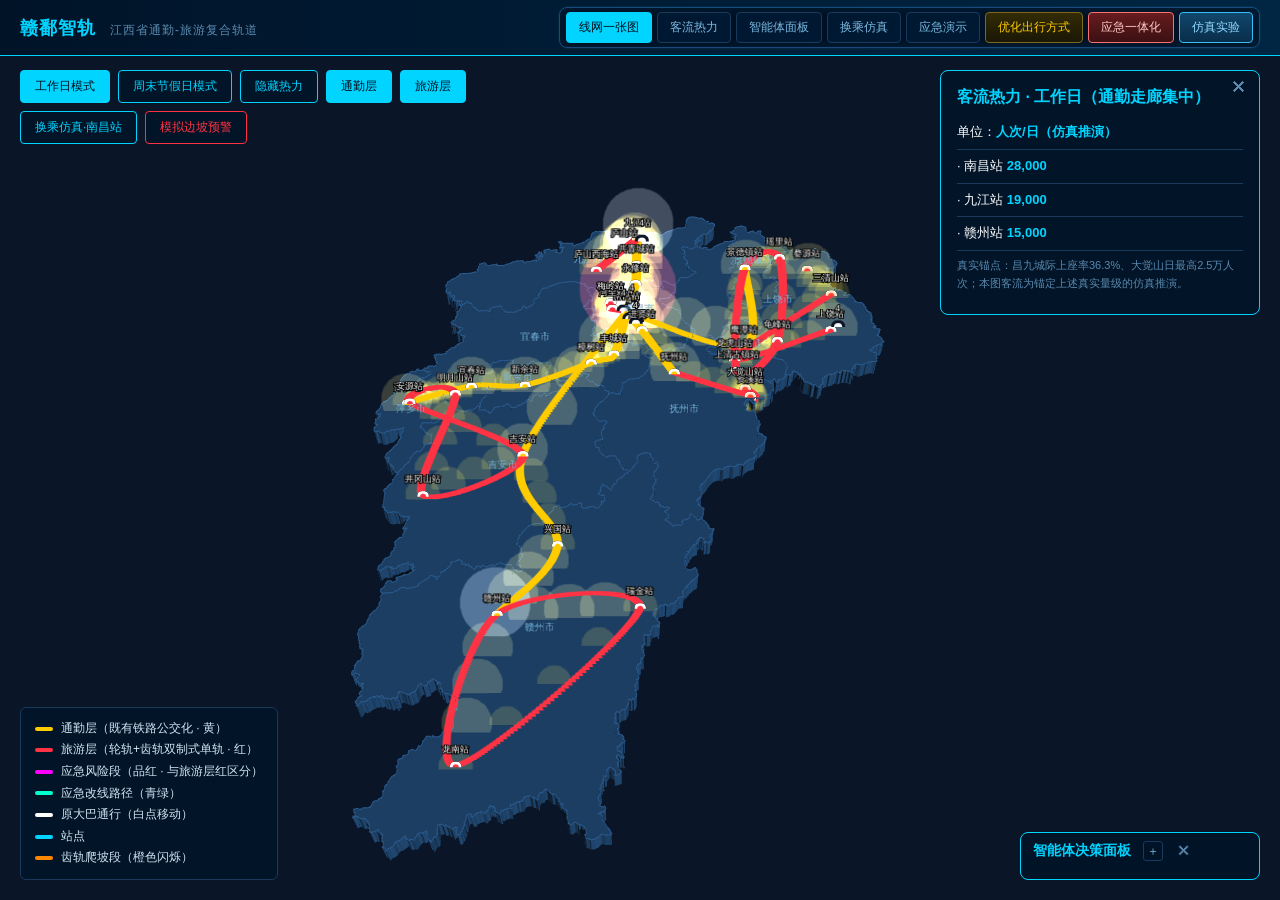
<file: index.html>
<!DOCTYPE html>
<html lang="zh-CN">
<head>
<meta charset="UTF-8">
<meta name="viewport" content="width=device-width, initial-scale=1.0">
<title>赣鄱智轨</title>
<!-- ECharts + ECharts-GL（免费CDN，无需任何API Key） -->
<!-- ★ 依赖本地化：本地优先，CDN 兜底 ★
     把 ECharts / ECharts-GL 放进 lib/ 后，本页不再依赖外网 CDN ——
     断网、纯内网、CDN 被墙等情况下依然能完整渲染，
     满足"任何网络环境都能打开"的要求。
     若本地文件缺失，onerror 会自动回退到 jsDelivr。 -->
<script src="lib/echarts.min.js"
        onerror="this.onerror=null;(function(){var s=document.createElement('script');s.src='https://cdn.jsdelivr.net/npm/echarts@5/dist/echarts.min.js';document.head.appendChild(s);})();"></script>
<script src="lib/echarts-gl.min.js"
        onerror="this.onerror=null;(function(){var s=document.createElement('script');s.src='https://cdn.jsdelivr.net/npm/echarts-gl@2/dist/echarts-gl.min.js';document.head.appendChild(s);})();"></script>
<!-- ★ L3 智能体决策面板（数据驱动，消费 data/agent_decision.json）★
     为什么单独成一个文件：index.html（零AK版）与 bmap.html（百度版）
     共用同一套决策渲染逻辑，避免两处硬编码各自漂移。 -->
<script src="js/agent-decision.js?v=20260926"
        onerror="this.onerror=null;console.warn('[赣鄱智轨] js/agent-decision.js 未加载，智能体面板将回落为规则原型');"></script>
<style>
* { margin:0; padding:0; box-sizing:border-box; }
html,body { width:100%; height:100%; overflow:hidden; background:#0a1628;
  font-family:'Microsoft YaHei','PingFang SC',sans-serif; color:#d0e6f5; }
#map { position:absolute; top:0; left:0; width:100vw; height:100vh; }
#topbar { position:absolute; top:0; left:0; right:0; height:56px; z-index:10;
  background:linear-gradient(90deg,rgba(0,20,40,.92),rgba(0,40,70,.92));
  border-bottom:1px solid #00d4ff; display:flex; align-items:center; padding:0 20px; gap:24px; }
#topbar .brand { font-size:18px; font-weight:bold; color:#00d4ff; letter-spacing:1px; }
#topbar .brand small { color:#5a8ab0; font-weight:normal; font-size:12px; margin-left:8px; }
/* 6 个模块统一放在一个容器框内 */
#module-nav { display:flex; gap:5px; margin-left:auto;
  padding:4px 6px; border:1px solid #1a4a7c; border-radius:8px;
  background:rgba(0,12,28,.72);
  box-shadow:inset 0 0 14px rgba(0,212,255,.09), 0 0 0 1px rgba(0,212,255,.06); }
#module-nav button { background:rgba(0,30,60,.6); border:1px solid #1a3a5c; color:#7ab8e0;
  padding:6px 12px; border-radius:4px; cursor:pointer; font-size:12px; font-family:inherit; transition:all .15s; }
#module-nav button:hover { border-color:#00d4ff; color:#00d4ff; }
#module-nav button.active { background:#00d4ff; color:#001020; border-color:#00d4ff; }
/* —— 优化出行方式：按钮 + 面板 —— */
#module-nav button.opt-mod { color:#ffcc00; border-color:#7c6a1a;
  background:linear-gradient(180deg,rgba(60,48,0,.85),rgba(30,24,0,.85)); }
#module-nav button.opt-mod:hover { border-color:#ffcc00; color:#ffdd55; }
#module-nav button.opt-mod.active { background:#ffcc00; color:#1a1200; border-color:#ffcc00;
  box-shadow:0 0 12px rgba(255,204,0,.55); font-weight:bold; }
#optimize-panel { position:absolute; top:118px; right:20px; z-index:12; width:310px;
  background:rgba(0,20,40,.95); border:1px solid #ffcc00; border-radius:8px;
  padding:14px 16px; color:#d0e6f5; display:none;
  box-shadow:0 0 20px rgba(255,204,0,.18); }
#optimize-panel .op-head { display:flex; align-items:center; margin-bottom:6px; }
#optimize-panel .op-title { color:#ffcc00; font-size:15px; font-weight:bold; letter-spacing:.5px; }
#optimize-panel .op-close { margin-left:auto; cursor:pointer; color:#5a8ab0; font-size:14px; }
#optimize-panel .op-close:hover { color:#ffcc00; }
#optimize-panel .op-sub { font-size:11px; color:#5a8ab0; line-height:1.6; margin-bottom:10px; }
#optimize-panel .op-btn { width:100%; background:rgba(0,30,60,.9); border:1px solid #ffcc00;
  color:#ffcc00; border-radius:4px; padding:8px 0; font-size:12px; font-family:inherit;
  cursor:pointer; transition:all .15s; }
#optimize-panel .op-btn:hover { filter:brightness(1.2); }
#optimize-panel .op-btn.active { background:#ffcc00; color:#1a1200; font-weight:bold; }
#optimize-panel .op-list { margin-top:10px; font-size:11px; line-height:1.9; color:#a0c8e0; }
#optimize-panel .op-list i { display:inline-block; width:8px; height:8px; border-radius:50%;
  background:#ffffff; margin-right:6px; vertical-align:middle; }
#optimize-panel .op-note { margin-top:10px; padding-top:8px; border-top:1px solid #1a3a5c;
  font-size:10px; color:#5a8ab0; line-height:1.6; }
/* 第 7 个模块：双线对比（白系高亮，便于在导航栏一眼找到） */
#module-nav button.cmp-mod { color:#ffffff; border-color:#4a6a8c;
  background:linear-gradient(180deg,rgba(0,52,92,.85),rgba(0,28,56,.85)); }
#module-nav button.cmp-mod:hover { border-color:#ffffff; color:#ffffff; }
#module-nav button.cmp-mod.active { background:#ffffff; color:#001018; border-color:#ffffff;
  box-shadow:0 0 12px rgba(255,255,255,.55); font-weight:bold; }
.toolbar { position:absolute; top:70px; left:20px; z-index:9; display:flex; gap:8px; flex-wrap:wrap; max-width:520px; }
.toolbar button { background:rgba(0,20,40,.9); border:1px solid #00d4ff; color:#00d4ff;
  padding:7px 14px; border-radius:4px; cursor:pointer; font-size:12px; font-family:inherit; }
.toolbar button:hover { background:rgba(0,60,100,.9); }
.toolbar button.active { background:#00d4ff; color:#001020; }
.toolbar button.danger { border-color:#ff3344; color:#ff3344; }
.toolbar button.danger.active { background:#ff3344; color:#fff; }
#legend { position:absolute; bottom:20px; left:20px; z-index:9;
  background:rgba(0,20,40,.9); border:1px solid #1a3a5c; border-radius:6px;
  padding:10px 14px; font-size:12px; line-height:1.8; }
#legend .item { display:flex; align-items:center; gap:8px; }
#legend .swatch { width:18px; height:4px; border-radius:2px; }
#side-panel { position:absolute; top:70px; right:20px; width:320px; z-index:9;
  background:rgba(0,20,40,.9); border:1px solid #00d4ff; border-radius:8px;
  padding:16px; color:#fff; display:none; }
#side-panel h3 { color:#00d4ff; margin-bottom:8px; font-size:16px; }
#side-panel .row { padding:6px 0; border-bottom:1px solid #1a3a5c; font-size:13px; line-height:1.6; }
#side-panel .row b { color:#00d4ff; }
#side-panel .close { position:absolute; top:8px; right:12px; cursor:pointer; color:#5a8ab0; }
/* 智能体面板 */
#agent-panel { position:absolute; bottom:20px; right:20px; z-index:9; width:760px; max-width:calc(100vw - 40px);
                max-height:calc(100vh - 120px); overflow-y:auto;
  background:rgba(0,20,40,.86); border:1px solid #00d4ff; border-radius:8px; padding:12px 14px; color:#fff;
  backdrop-filter:blur(6px); -webkit-backdrop-filter:blur(6px); }
/* 柔和折叠态：初始只显示顶部标题栏窄条，不遮挡地图主体；点标题栏/「＋」展开 */
#agent-panel.ap-collapsed { width:240px; padding:8px 12px; }
#agent-panel.ap-collapsed .ap-scenarios,
#agent-panel.ap-collapsed .ap-sub,
#agent-panel.ap-collapsed .ap-cards,
#agent-panel.ap-collapsed .ap-sep,
#agent-panel.ap-collapsed #gdp-root,
#agent-panel.ap-collapsed .ap-foot { display:none; }
/* 折叠态 hover 自动展开（移开 900ms 后收起）——悬停预览，不改变钉住状态 */
#agent-panel.ap-collapsed.ap-hover-open { width:760px; padding:12px 14px; }
#agent-panel.ap-collapsed.ap-hover-open .ap-scenarios { display:flex; }
#agent-panel.ap-collapsed.ap-hover-open .ap-sub,
#agent-panel.ap-collapsed.ap-hover-open .ap-sep,
#agent-panel.ap-collapsed.ap-hover-open #gdp-root { display:block; }
#agent-panel.ap-collapsed.ap-hover-open .ap-cards { display:grid; }
#agent-panel.ap-collapsed.ap-hover-open .ap-foot { display:flex; }
#agent-panel { transition:width .28s ease, padding .28s ease; }
#agent-panel .ap-head { display:flex; align-items:center; gap:12px; margin-bottom:10px; }
#agent-panel .ap-title { color:#00d4ff; font-size:14px; font-weight:bold; }
#agent-panel .ap-scenarios { display:flex; gap:6px; flex-wrap:wrap; margin-left:auto; }
#agent-panel .ap-btn { background:rgba(0,30,60,.6); border:1px solid #1a3a5c; color:#7ab8e0;
  padding:4px 9px; border-radius:3px; cursor:pointer; font-size:11px; font-family:inherit; font-weight:bold; }
#agent-panel .ap-btn:hover { border-color:#00d4ff; color:#00d4ff; }
/* 4 个场景按钮：每个一种语义色，激活态高对比度 + 光晕 */
#agent-panel .ap-btn.s0 { color:#7ad8ff; border-color:#1a4a7c; background:rgba(0,30,60,.7); }
#agent-panel .ap-btn.s1 { color:#88ffbb; border-color:#1a5c3c; background:rgba(0,32,20,.7); }
#agent-panel .ap-btn.s2 { color:#ffe066; border-color:#5c4a1a; background:rgba(40,28,0,.75); }
#agent-panel .ap-btn.s3 { color:#ffb3bb; border-color:#7c2a30; background:rgba(40,10,14,.75); }
#agent-panel .ap-btn.s0.active { background:linear-gradient(180deg,#33c8ff,#0090d8); color:#001020; border-color:#fff; box-shadow:0 0 10px #00b4ff; }
#agent-panel .ap-btn.s1.active { background:linear-gradient(180deg,#3df599,#00b85c); color:#001a08; border-color:#fff; box-shadow:0 0 10px #00ff88; }
#agent-panel .ap-btn.s2.active { background:linear-gradient(180deg,#ffd633,#cc9900); color:#1a1200; border-color:#fff; box-shadow:0 0 10px #ffcc00; }
#agent-panel .ap-btn.s3.active { background:linear-gradient(180deg,#ff5566,#cc2233); color:#fff; border-color:#fff; box-shadow:0 0 12px #ff3344; animation:alert-pulse 1.4s ease-in-out infinite; }
@keyframes alert-pulse { 0%,100%{box-shadow:0 0 10px #ff3344;} 50%{box-shadow:0 0 20px #ff5566,0 0 5px #ff8899;} }
#agent-panel .ap-cards { display:flex; gap:8px; }
#agent-panel .ap-card { flex:1; background:rgba(0,10,25,.7); border-top:3px solid #00d4ff;
  border-radius:4px; padding:8px 10px; min-width:0; }
#agent-panel .ap-card-name { font-size:12px; font-weight:bold; margin-bottom:6px; }
#agent-panel .ap-metric { font-size:11px; color:#a0c8e0; line-height:1.7; }
#agent-panel .ap-metric b { color:#fff; }
#agent-panel .ap-reroute { font-size:11px; color:#ffaa00; margin-top:4px; }
#agent-panel .ap-reason { font-size:10px; color:#5a8ab0; line-height:1.5; margin-top:6px;
  border-top:1px solid #1a3a5c; padding-top:4px; }
#agent-panel .ap-foot { margin-top:8px; font-size:10px; color:#5a8ab0; display:flex; justify-content:space-between; }
/* ★ 智能体决策面板：4 张卡片 + 指标条 + 调用链表格需要更宽的容器 ★ */
#agent-panel .ap-sub { font-size:10px; color:#5a8ab0; margin:2px 0 6px; }
#agent-panel .ap-sep { border:0; border-top:1px solid #1a3a5c; margin:10px 0 8px; }
/* 换乘面板 */
/* ★ P0-4 修复：原先 top:70px 与左侧工具栏(.toolbar 同为 top:70px/left:20px)完全重叠，
     打开换乘面板会盖住整条工具栏。现下移到工具栏下方，并加高度上限与滚动。 */
#transfer-panel { position:absolute; top:196px; left:20px; z-index:9; width:520px;
  max-height:calc(100vh - 240px); overflow-y:auto;
  background:rgba(0,20,40,.94); border:1px solid #00d4ff; border-radius:8px;
  padding:12px 14px; color:#fff; display:none; }
#transfer-panel .tp-head { display:flex; align-items:center; margin-bottom:8px; }
#transfer-panel .tp-title { color:#00d4ff; font-size:14px; font-weight:bold; }
#transfer-panel .tp-close { margin-left:auto; cursor:pointer; color:#5a8ab0; }
#transfer-panel .tp-modes { display:flex; gap:6px; margin-bottom:10px; }
#transfer-panel .tp-modes button { background:rgba(0,30,60,.6); border:1px solid #1a3a5c; color:#7ab8e0;
  padding:4px 10px; border-radius:3px; cursor:pointer; font-size:11px; font-family:inherit; }
#transfer-panel .tp-modes button.active { background:#00d4ff; color:#001020; border-color:#00d4ff; }
#transfer-panel .tp-flow { display:flex; align-items:stretch; gap:6px; }
#transfer-panel .tp-col { flex:1; display:flex; align-items:center; }
#transfer-panel .tp-node { width:100%; border-radius:4px; padding:8px; font-size:11px; text-align:center;
  background:rgba(0,10,25,.7); border-top:3px solid var(--c); color:#d0e6f5; }
#transfer-panel .tp-val { font-size:15px; font-weight:bold; color:var(--c); margin-top:4px; }
#transfer-panel .tp-arrow { flex:.8; display:flex; flex-direction:column; justify-content:center; gap:4px; }
#transfer-panel .tp-bar { height:8px; border-radius:4px; background:#00b4ff; transition:width .4s; }
#transfer-panel .tp-label { font-size:10px; color:#5a8ab0; text-align:center; }
#transfer-panel .tp-note { margin-top:10px; font-size:11px; color:#7ab8e0; line-height:1.5; }
#transfer-panel .tp-note.warn { color:#ff8866; }
#transfer-panel .tp-source { margin-top:6px; font-size:10px; color:#3a6a90; }
#loading { position:absolute; top:50%; left:50%; transform:translate(-50%,-50%); z-index:20;
  color:#00d4ff; font-size:16px; letter-spacing:2px; }

/* ===== 附加模块：公路线 vs 轨道线 双线对比（左侧控制面板） ===== */
#compare-panel { position:absolute; top:70px; left:20px; z-index:11; width:360px;
  max-height:calc(100vh - 100px); overflow-y:auto;
  background:rgba(0,20,40,.94); border:1px solid #00d4ff; border-radius:8px;
  padding:14px 16px; color:#fff; display:none; }
#compare-panel .cp-head { display:flex; align-items:center; margin-bottom:4px; }
#compare-panel .cp-title { color:#00d4ff; font-size:15px; font-weight:bold; letter-spacing:.5px; }
#compare-panel .cp-close { margin-left:auto; cursor:pointer; color:#5a8ab0; font-size:14px; }
#compare-panel .cp-close:hover { color:#00d4ff; }
#compare-panel .cp-sub { font-size:11px; color:#5a8ab0; line-height:1.5; margin-bottom:12px; }
#compare-panel .cp-ctrl { display:flex; align-items:center; gap:8px; margin-bottom:8px; }
#compare-panel .cp-ctrl label { font-size:12px; color:#7ab8e0; width:30px; flex-shrink:0; }
#compare-panel .cp-ctrl select { flex:1; min-width:0; background:rgba(0,30,60,.9);
  border:1px solid #1a3a5c; color:#d0e6f5; border-radius:3px; padding:5px 8px;
  font-size:12px; font-family:inherit; cursor:pointer; }
#compare-panel .cp-ctrl select:focus { outline:none; border-color:#00d4ff; }
#cp-start { width:100%; background:linear-gradient(90deg,#00b4ff,#00d4ff); color:#001020;
  border:none; border-radius:4px; padding:9px 0; font-size:13px; font-weight:bold;
  font-family:inherit; cursor:pointer; margin-bottom:14px; letter-spacing:1px; transition:filter .15s; }
#cp-start:hover { filter:brightness(1.15); }
#compare-panel .cp-race { display:flex; flex-direction:column; gap:12px; margin-bottom:12px; }
#compare-panel .cp-label { display:flex; align-items:center; justify-content:space-between;
  font-size:12px; margin-bottom:5px; color:#d0e6f5; }
#compare-panel .cp-label b { font-size:13px; }
#compare-panel .cp-label b.road { color:#ff8b96; }
#compare-panel .cp-label b.rail { color:#ffffff; }
#compare-panel .cp-track { position:relative; height:22px; border-radius:4px;
  background:rgba(0,10,25,.85); border:1px solid #1a3a5c; overflow:hidden; }
#compare-panel .cp-fill { position:absolute; top:0; left:0; bottom:0; width:0; border-radius:3px; }
#compare-panel .cp-fill.road { background:linear-gradient(90deg,rgba(204,34,51,.72),rgba(255,85,102,.85));
  box-shadow:0 0 10px rgba(255,51,68,.4); }
#compare-panel .cp-fill.rail { background:linear-gradient(90deg,#9fb3c8,#ffffff);
  box-shadow:0 0 12px rgba(255,255,255,.45); }
#compare-panel .cp-txt { position:absolute; left:0; right:0; top:0; bottom:0;
  display:flex; align-items:center; justify-content:center; font-size:11px; font-weight:bold;
  color:#fff; text-shadow:0 1px 3px #000,0 0 4px #000; letter-spacing:.5px; }
#compare-panel .cp-stat { font-size:10px; color:#7a9ab8; line-height:1.6;
  margin-bottom:10px; padding:6px 9px; border-radius:3px;
  background:rgba(0,10,25,.55); border-left:2px solid #1a4a7c; }
#compare-panel .cp-stat b { font-weight:bold; }
#compare-panel .cp-result { font-size:12px; line-height:1.7; color:#a0c8e0;
  background:rgba(0,10,25,.6); border-left:3px solid #ffffff; border-radius:4px;
  padding:9px 11px; margin-bottom:10px; display:none; }
#compare-panel .cp-result b { color:#fff; }
#compare-panel .cp-result .big { display:block; font-size:20px; font-weight:bold;
  color:#ffffff; letter-spacing:.5px; margin-bottom:3px;
  text-shadow:0 0 10px rgba(255,255,255,.45); }
#compare-panel .cp-result .sub { font-size:10px; color:#5a8ab0; margin-top:5px; line-height:1.6; }
#compare-panel .cp-legend { font-size:11px; color:#7ab8e0; line-height:2;
  border-top:1px solid #1a3a5c; padding-top:8px; }
#compare-panel .cp-legend i { display:inline-block; width:22px; border-top:3px solid;
  margin-right:7px; vertical-align:middle; }
#compare-panel .cp-legend i.road { border-top-style:dashed; border-color:#ff5566; }
#compare-panel .cp-legend i.rail { border-color:#ffffff; }
#map-note { position:absolute; bottom:20px; left:50%; transform:translateX(-50%); z-index:8;
  background:rgba(0,20,40,.9); border:1px solid #1a3a5c; border-radius:20px;
  padding:8px 20px; font-size:12px; color:#a0c8e0; display:none; white-space:nowrap; }
#map-note .r { color:#ff8b96; font-weight:bold; }
#map-note .g { color:#ffffff; font-weight:bold; }
</style>
</head>
<body>
<div id="map"></div>
<div id="loading">正在加载江西省地图数据…</div>
<script>
// 全局错误捕获：任何脚本错误都直接显示在页面上，便于定位"地图打不开"这类问题
window.onerror = function (msg, src, line) {
  var el = document.getElementById('loading');
  if (el) {
    el.style.display = 'block';
    el.style.color = '#ff5566';
    el.style.fontSize = '13px';
    el.style.textAlign = 'center';
    el.style.lineHeight = '1.8';
    el.innerHTML = '页面脚本出错：' + msg + '<br>文件：' + (src || '(内联)') +
                   ' &nbsp;第 ' + line + ' 行';
  }
  return false;
};
</script>

<div id="topbar">
  <div class="brand">赣鄱智轨 <small>江西省通勤-旅游复合轨道</small></div>
  <div id="module-nav">
    <button data-mod="network" class="active">线网一张图</button>
    <button data-mod="heat">客流热力</button>
    <button data-mod="agent">智能体面板</button>
    <button data-mod="transfer">换乘仿真</button>
    <button data-mod="emergency">应急演示</button>
    <button data-mod="optimize" class="opt-mod">优化出行方式</button>
    <a href="emergency.html" target="_blank" title="智能体应急联动与仿真一体化处置（四智能体协同 · 全链路闭环）"
       style="align-self:center;background:linear-gradient(180deg,rgba(120,30,30,.85),rgba(70,15,15,.85));border:1px solid #f87171;color:#ffc9c9;padding:6px 12px;border-radius:4px;font-size:12px;font-family:inherit;text-decoration:none;white-space:nowrap;">应急一体化</a>
    <a href="experiments.html" target="_blank" title="仿真实验可视化（消融 + 参数矩阵扫描）"
       style="align-self:center;background:linear-gradient(180deg,rgba(20,80,120,.85),rgba(10,50,80,.85));border:1px solid #38bdf8;color:#8fd8ff;padding:6px 12px;border-radius:4px;font-size:12px;font-family:inherit;text-decoration:none;white-space:nowrap;">仿真实验</a>
  </div>
</div>

<div class="toolbar" id="toolbar">
  <button id="btn-heat-weekday" class="active">工作日模式</button>
  <button id="btn-heat-holiday">周末节假日模式</button>
  <button id="btn-heat-toggle">隐藏热力</button>
  <button id="btn-layer-commuter" class="active">通勤层</button>
  <button id="btn-layer-tourism" class="active">旅游层</button>
  <button id="btn-transfer">换乘仿真·南昌站</button>
  <button id="btn-emergency" class="danger">模拟边坡预警</button>
</div>

<div id="legend">
  <div class="item"><span class="swatch" style="background:#ffcc00"></span>通勤层（既有铁路公交化 · 黄）</div>
  <div class="item"><span class="swatch" style="background:#ff3344"></span>旅游层（轮轨+齿轨双制式单轨 · 红）</div>
  <div class="item"><span class="swatch" style="background:#ff00ff"></span>应急风险段（品红 · 与旅游层红区分）</div>
  <div class="item"><span class="swatch" style="background:#00ffcc"></span>应急改线路径（青绿）</div>
  <div class="item"><span class="swatch" style="background:#ffffff"></span>原大巴通行（白点移动）</div>
  <div class="item"><span class="swatch" style="background:#00d4ff"></span>站点</div>
  <div class="item"><span class="swatch" style="background:#ff8800"></span>齿轨爬坡段（橙色闪烁）</div>
</div>

<div id="side-panel">
  <span class="close" onclick="this.parentElement.style.display='none'">✕</span>
  <h3 id="panel-title">站点信息</h3>
  <div id="panel-content"></div>
</div>

<!-- ===== 优化出行方式面板（大巴车辆移动集中在此） ===== -->
<div id="optimize-panel">
  <div class="op-head">
    <span class="op-title">优化出行方式</span>
    <span class="op-close" id="op-close">✕</span>
  </div>
  <div class="op-sub">原大巴通行方式 · 车辆沿公路绕行走向移动</div>
  <button id="op-bus-toggle" class="op-btn active">隐藏大巴车辆</button>
  <div class="op-list" id="op-bus-list"></div>
  <div class="op-note">白色圆点 = 大巴车辆；黄线 = 通勤层轨道；红线 = 旅游层轨道。大巴沿公路绕山，轨道穿山直达。</div>
</div>

<div id="transfer-panel">
  <div class="tp-head"><span class="tp-title">换乘节点动态仿真 · 南昌站</span><span class="tp-close" id="tp-close">✕</span></div>
  <div class="tp-modes">
    <button data-mode="weekday" class="active">工作日</button>
    <button data-mode="holiday">节假日</button>
  </div>
  <div class="tp-flow">
    <div class="tp-col"><div class="tp-node" style="--c:#00b4ff">通勤层到达<div class="tp-val" id="tp-arrive">0</div></div></div>
    <div class="tp-arrow"><div class="tp-bar" id="tp-bar1"></div><div class="tp-label">换乘通道</div></div>
    <div class="tp-col"><div class="tp-node" style="--c:#ffaa00">通道疏运<div class="tp-val" id="tp-transfer">0</div></div></div>
    <div class="tp-arrow"><div class="tp-bar" id="tp-bar2"></div><div class="tp-label">上车</div></div>
    <div class="tp-col"><div class="tp-node" style="--c:#00ff88">单轨旅游层出发<div class="tp-val" id="tp-tourism">0</div></div></div>
  </div>
  <div class="tp-note" id="tp-note"></div>
  <div class="tp-source">流量为仿真推演（基于南昌站流量做换乘比例推演）</div>
</div>

<div id="agent-panel" class="ap-collapsed">
  <div class="ap-head" onclick="toggleApCollapse()" title="点击展开 / 收起面板">
    <span class="ap-title">智能体决策面板</span>
    <div class="ap-scenarios" id="ap-scenarios"></div>
    <span id="ap-fold" title="收起 / 展开"
          style="cursor:pointer;color:#7ab8e0;font-size:12px;width:20px;height:20px;line-height:18px;text-align:center;border:1px solid #1a3a5c;border-radius:3px;">＋</span>
    <span onclick="event.stopPropagation();document.getElementById('agent-panel').style.display='none'"
          style="cursor:pointer;color:#5a8ab0;font-size:14px;padding:0 2px;"
          title="关闭面板（点顶部导航「智能体面板」重新打开）">✕</span>
  </div>
  <!-- ★ 地图应急场景（4 类灾情/运营场景，驱动地图覆盖物）—— 与下方"治理方案"是两件事 -->
  <div class="ap-sub" id="ap-sub">地图应急场景（驱动地图覆盖物）</div>
  <div class="ap-cards" id="ap-cards"></div>
  <!-- ★ L3 智能体决策区：全部消费 data/agent_decision.json，不再硬编码任何业务数值 -->
  <hr class="ap-sep">
  <div id="gdp-root"></div>
  <div class="ap-foot" id="ap-foot"></div>
</div>

<script>
/* =====================================================================
 * 赣鄱智轨 · 校赛演示版（ECharts-GL，零AK，自包含）
 * 数据与逻辑镜像 sim/passenger_flow_sim.py / sim/dispatch_agent.py 输出
 * ===================================================================== */
'use strict';

// ---------- 数据（与 web/js/config.js 一致） ----------
// 线网配色（需求口径）：通勤层 = 黄色，旅游层 = 红色
// 主题色（科技深蓝）
// ★ P0-3 修复：应急色原为 #ff3344，与旅游层红色完全相同 —— 应急高亮叠在旅游线
//   上时肉眼无法区分。现改为品红 #ff00ff（与黄/红/橙/白/青全部可辨）；
//   改线路径改为青绿 #00ffcc（与通勤层的 #ffcc00 形成明确差异）。
var COLOR = { commuter:'#ffcc00', tourism:'#ff3344', emergency:'#ff00ff', reroute:'#00ffcc', accent:'#00d4ff' };

var commuterLines = [
  { name:'昌九通勤线',
    coords:[[115.89,28.68],[115.98,29.05],[115.99,29.32],[116.00,29.71]],
    stations:[
      {name:'南昌站',coord:[115.89,28.68],dailyFlow:'2.8万人次',transfer:'地铁1号线、公交',scenic:'滕王阁'},
      {name:'永修站',coord:[115.98,29.05],dailyFlow:'0.6万人次',transfer:'公交',scenic:'云居山'},
      {name:'共青城站',coord:[115.99,29.32],dailyFlow:'0.4万人次',transfer:'公交',scenic:'—'},
      {name:'九江站',coord:[116.00,29.71],dailyFlow:'1.9万人次',transfer:'公交、旅游专线',scenic:'庐山'}]},
  { name:'昌抚通勤线',
    coords:[[115.89,28.68],[116.05,28.45],[116.36,27.95]],
    stations:[
      {name:'南昌站',coord:[115.89,28.68],dailyFlow:'2.8万人次',transfer:'地铁1号线、公交',scenic:'滕王阁'},
      {name:'进贤站',coord:[116.05,28.45],dailyFlow:'0.3万人次',transfer:'公交',scenic:'—'},
      {name:'抚州站',coord:[116.36,27.95],dailyFlow:'0.8万人次',transfer:'公交',scenic:'大觉山'}]},
  // —— 以下为「全省市区打通」扩展段（依原方案 2.2 拓展路径）——
  { name:'沪昆通勤线',
    coords:[[115.89,28.68],[115.77,28.16],[115.55,28.06],[114.93,27.81],[114.42,27.80],[113.85,27.62]],
    stations:[
      {name:'丰城站',coord:[115.77,28.16],dailyFlow:'0.4万人次',transfer:'公交',scenic:'洪州窑'},
      {name:'樟树站',coord:[115.55,28.06],dailyFlow:'0.3万人次',transfer:'公交',scenic:'阁皂山'},
      {name:'新余站',coord:[114.93,27.81],dailyFlow:'0.6万人次',transfer:'公交',scenic:'仙女湖'},
      {name:'宜春站',coord:[114.42,27.80],dailyFlow:'0.7万人次',transfer:'公交、旅游专线',scenic:'明月山'},
      {name:'萍乡站',coord:[113.85,27.62],dailyFlow:'0.7万人次',transfer:'公交',scenic:'武功山、安源'}]},
  { name:'京九通勤线',
    coords:[[115.89,28.68],[114.99,27.11],[115.36,26.34],[114.94,25.83]],
    stations:[
      {name:'吉安站',coord:[114.99,27.11],dailyFlow:'0.9万人次',transfer:'公交、旅游专线',scenic:'井冈山'},
      {name:'兴国站',coord:[115.36,26.34],dailyFlow:'0.3万人次',transfer:'公交',scenic:'将军园'},
      {name:'赣州站',coord:[114.94,25.83],dailyFlow:'1.5万人次',transfer:'高铁、公交',scenic:'通天岩、瑞金'}]},
  { name:'皖赣通勤线',
    coords:[[115.89,28.68],[117.07,28.26],[117.18,29.27]],
    stations:[
      {name:'鹰潭站',coord:[117.07,28.26],dailyFlow:'0.7万人次',transfer:'公交、旅游专线',scenic:'龙虎山'},
      {name:'景德镇站',coord:[117.18,29.27],dailyFlow:'0.6万人次',transfer:'公交、旅游专线',scenic:'古窑、瑶里'}]}
];
var tourismLines = [
  // 赣东北原为一条闭环；按要求断开「婺源↔三清山」的直接连接，拆为两段独立线路
  { name:'赣东北环线·上饶婺源段',
    coords:[[117.97,28.45],[117.86,29.25]],
    stations:[
      {name:'上饶站',coord:[117.97,28.45],dailyFlow:'1.2万人次',transfer:'高铁、公交',scenic:'灵山'},
      {name:'婺源站',coord:[117.86,29.25],dailyFlow:'0.9万人次',transfer:'公交、旅游专线',scenic:'篁岭、江湾'}]},
  { name:'赣东北环线·三清山龙虎山段',
    coords:[[118.06,28.91],[116.96,28.10],[117.97,28.45]],
    stations:[
      {name:'三清山站',coord:[118.06,28.91],dailyFlow:'0.7万人次',transfer:'景区接驳车',scenic:'三清山'},
      {name:'龙虎山站',coord:[116.96,28.10],dailyFlow:'0.5万人次',transfer:'公交',scenic:'龙虎山、上清古镇'},
      {name:'上饶站',coord:[117.97,28.45],dailyFlow:'1.2万人次',transfer:'高铁、公交',scenic:'灵山'}]},
  { name:'环庐山旅游线',
    coords:[[116.00,29.71],[115.85,29.55],[115.55,29.24],[116.00,29.71]],
    stations:[
      {name:'九江站',coord:[116.00,29.71],dailyFlow:'1.9万人次',transfer:'公交、旅游专线',scenic:'庐山'},
      {name:'庐山站',coord:[115.85,29.55],dailyFlow:'1.5万人次',transfer:'索道、景区接驳',scenic:'庐山风景区'},
      {name:'庐山西海站',coord:[115.55,29.24],dailyFlow:'0.8万人次',transfer:'游船码头',scenic:'庐山西海'}]},
  // —— 以下为「全省市区打通」扩展段（依原方案 3.3 环线段：上饶/九江/鹰潭段外补赣西·赣南·赣东）——
  { name:'赣西红色旅游线',
    coords:[[114.99,27.11],[114.18,26.75],[114.28,27.72],[113.87,27.63],[114.99,27.11]],
    stations:[
      {name:'吉安站',coord:[114.99,27.11],dailyFlow:'0.9万人次',transfer:'公交、旅游专线',scenic:'井冈山'},
      {name:'井冈山站',coord:[114.18,26.75],dailyFlow:'0.6万人次',transfer:'景区接驳车',scenic:'井冈山'},
      {name:'明月山站',coord:[114.28,27.72],dailyFlow:'0.5万人次',transfer:'索道、景区接驳',scenic:'明月山'},
      {name:'安源站',coord:[113.87,27.63],dailyFlow:'0.3万人次',transfer:'公交',scenic:'安源路矿'}]},
  { name:'赣南客家旅游线',
    coords:[[114.94,25.83],[116.03,25.88],[114.79,24.91],[114.94,25.83]],
    stations:[
      {name:'赣州站',coord:[114.94,25.83],dailyFlow:'1.5万人次',transfer:'高铁、公交',scenic:'通天岩、瑞金'},
      {name:'瑞金站',coord:[116.03,25.88],dailyFlow:'0.4万人次',transfer:'景区接驳车',scenic:'共和国摇篮'},
      {name:'龙南站',coord:[114.79,24.91],dailyFlow:'0.3万人次',transfer:'公交',scenic:'关西围屋'}]},
  { name:'赣东古韵旅游线',
    coords:[[117.18,29.27],[117.58,29.42],[117.41,28.32],[116.97,27.97],[117.18,29.27]],
    stations:[
      {name:'景德镇站',coord:[117.18,29.27],dailyFlow:'0.6万人次',transfer:'公交、旅游专线',scenic:'古窑、瑶里'},
      {name:'瑶里站',coord:[117.58,29.42],dailyFlow:'0.2万人次',transfer:'景区接驳车',scenic:'瑶里古镇'},
      {name:'龟峰站',coord:[117.41,28.32],dailyFlow:'0.4万人次',transfer:'景区接驳车',scenic:'龟峰'},
      {name:'上清古镇站',coord:[116.97,27.97],dailyFlow:'0.3万人次',transfer:'景区接驳车',scenic:'上清古镇'}]},
  // —— 依《以轨代巴》方案 3.3：大觉山旅游支线（抚州—资溪—大觉山）——
  { name:'大觉山旅游支线',
    coords:[[116.36,27.95],[117.07,27.70],[117.03,27.78]],
    stations:[
      {name:'抚州站',coord:[116.36,27.95],dailyFlow:'0.8万人次',transfer:'公交、接驳车',scenic:'大觉山'},
      {name:'资溪站',coord:[117.07,27.70],dailyFlow:'0.2万人次',transfer:'景区接驳车',scenic:'大觉山、马头山'},
      {name:'大觉山站',coord:[117.03,27.78],dailyFlow:'0.6万人次',transfer:'悬崖动车',scenic:'大觉山'}]},
  // —— 依《以轨代巴》方案 3.4：梅岭"红轨"旅游线（南昌—湾里—梅岭）——
  { name:'梅岭红轨旅游线',
    coords:[[115.89,28.68],[115.78,28.70],[115.74,28.72],[115.72,28.80]],
    stations:[
      {name:'南昌站',coord:[115.89,28.68],dailyFlow:'2.8万人次',transfer:'地铁1号线、公交',scenic:'滕王阁'},
      {name:'湾里站',coord:[115.74,28.72],dailyFlow:'0.4万人次',transfer:'索道、公交',scenic:'洪崖丹井、月亮湾'},
      {name:'梅岭站',coord:[115.72,28.80],dailyFlow:'0.3万人次',transfer:'索道、景区接驳',scenic:'梅岭、竹海明珠'}]}
];

// ---------- 齿轨爬坡段（依《以轨代巴》方案 5.2）----------
// 采用齿轨技术的陡坡路段，地图上以橙色闪烁标记；点击弹技术参数
var SLOPE_SEGMENTS = [
  { name:'三清山齿轨段',
    coords:[[117.86,29.25],[118.06,28.91]],
    grade:'最大坡度 120‰',
    system:'米轨+齿轨双制式',
    ref:'四川都四山地轨道交通',
    note:'齿轨段时速 40km/h，双线设计' },
  { name:'大觉山齿轨段',
    coords:[[117.07,27.70],[117.03,27.78]],
    grade:'适配悬崖陡坡',
    system:'铰接式转向架+齿轨',
    ref:'大觉山"悬崖动车"（13.14km，日运量2.5万人次）',
    note:'三分之一路段贴悬崖，运行海拔 850-1150m' },
  { name:'庐山陡坡段',
    coords:[[116.00,29.71],[115.85,29.55]],
    grade:'超过 60‰ 加装齿轨驱动',
    system:'跨座式单轨 + 齿轨驱动模块',
    ref:'重庆跨座式单轨 / 都四齿轨转向架',
    note:'橡胶轮胎爬坡附着力更强，最小转弯半径 100m' }
];

// 客流仿真参数（镜像 passenger_flow_sim.py：锚定昌九36.3%上座率、大觉山2.5万/日、5A客流）
var FLOW_STATIONS = [
  {name:'南昌站',lng:115.89,lat:28.68,type:'commuter',base:28000},
  {name:'永修站',lng:115.98,lat:29.05,type:'commuter',base:6000},
  {name:'共青城站',lng:115.99,lat:29.32,type:'commuter',base:4000},
  {name:'九江站',lng:116.00,lat:29.71,type:'commuter',base:19000},
  {name:'进贤站',lng:116.05,lat:28.45,type:'commuter',base:3000},
  {name:'抚州站',lng:116.36,lat:27.95,type:'commuter',base:8000},
  {name:'上饶站',lng:117.97,lat:28.45,type:'tourism',base:12000},
  {name:'婺源站',lng:117.86,lat:29.25,type:'tourism',base:9000},
  {name:'三清山站',lng:118.06,lat:28.91,type:'tourism',base:7000},
  {name:'龙虎山站',lng:116.96,lat:28.10,type:'tourism',base:5000},
  {name:'庐山站',lng:115.85,lat:29.55,type:'tourism',base:15000},
  {name:'庐山西海站',lng:115.55,lat:29.24,type:'tourism',base:8000},
  // —— 全省市区打通新增（覆盖景德镇/萍乡/新余/鹰潭/赣州/吉安/宜春 7 市）——
  {name:'丰城站',lng:115.77,lat:28.16,type:'commuter',base:4000},
  {name:'樟树站',lng:115.55,lat:28.06,type:'commuter',base:3000},
  {name:'新余站',lng:114.93,lat:27.81,type:'commuter',base:6000},
  {name:'宜春站',lng:114.42,lat:27.80,type:'commuter',base:7000},
  {name:'萍乡站',lng:113.85,lat:27.62,type:'commuter',base:7000},
  {name:'吉安站',lng:114.99,lat:27.11,type:'commuter',base:9000},
  {name:'兴国站',lng:115.36,lat:26.34,type:'commuter',base:2500},
  {name:'赣州站',lng:114.94,lat:25.83,type:'commuter',base:15000},
  {name:'鹰潭站',lng:117.07,lat:28.26,type:'commuter',base:7000},
  {name:'景德镇站',lng:117.18,lat:29.27,type:'commuter',base:6000},
  {name:'井冈山站',lng:114.18,lat:26.75,type:'tourism',base:6000},
  {name:'明月山站',lng:114.28,lat:27.72,type:'tourism',base:5000},
  {name:'安源站',lng:113.87,lat:27.63,type:'tourism',base:3000},
  {name:'瑞金站',lng:116.03,lat:25.88,type:'tourism',base:4000},
  {name:'龙南站',lng:114.79,lat:24.91,type:'tourism',base:3000},
  {name:'瑶里站',lng:117.58,lat:29.42,type:'tourism',base:2000},
  {name:'龟峰站',lng:117.41,lat:28.32,type:'tourism',base:3500},
  {name:'上清古镇站',lng:116.97,lat:27.97,type:'tourism',base:3000},
  // —— 依《以轨代巴》方案 3.3 / 3.4 新增 ——
  {name:'资溪站',lng:117.07,lat:27.70,type:'tourism',base:2000},
  {name:'大觉山站',lng:117.03,lat:27.78,type:'tourism',base:6000},
  {name:'湾里站',lng:115.74,lat:28.72,type:'tourism',base:4000},
  {name:'梅岭站',lng:115.72,lat:28.80,type:'tourism',base:3000}
];
var FLOW_MULT = { weekday:{commuter:1.00,tourism:0.45}, holiday:{commuter:0.75,tourism:2.60} };
var FLOW_SEGMENTS = [
  ['南昌站','永修站','共青城站','九江站'],
  ['南昌站','进贤站','抚州站'],
  ['上饶站','婺源站','三清山站','龙虎山站','上饶站'],
  ['九江站','庐山站','庐山西海站','九江站'],
  // 全省市区打通新增走廊
  ['南昌站','丰城站','樟树站','新余站','宜春站','萍乡站'],
  ['南昌站','吉安站','兴国站','赣州站'],
  ['南昌站','鹰潭站','景德镇站'],
  ['吉安站','井冈山站','明月山站','安源站','吉安站'],
  ['赣州站','瑞金站','龙南站','赣州站'],
  ['景德镇站','瑶里站','龟峰站','上清古镇站','景德镇站'],
  // 以轨代巴新增走廊
  ['抚州站','资溪站','大觉山站'],
  ['南昌站','湾里站','梅岭站']
];

// 调度智能体规则镜像（镜像 dispatch_agent.py）
var REROUTE = { affected_section:'三清山站→龙虎山站',
  detour:[[118.06,28.91],[117.97,28.45],[116.96,28.10]] };
var SCENARIOS = [
  {key:'①工作日早高峰', tl:'workday_peak',    sf:'mid',  al:'none',      icon:'🚆'},
  {key:'②周末节假日',   tl:'weekend_holiday', sf:'high', al:'none',      icon:'🏔'},
  {key:'③工作日平峰',   tl:'workday_off',     sf:'low',  al:'none',      icon:'🕓'},
  {key:'④边坡应急',     tl:'weekend_holiday', sf:'high', al:'slope_risk',icon:'⚠'}
];
function mirrorDispatch(tl, sf, al) {
  var commuter, tourism, emergency;
  if (tl==='workday_peak') commuter={headway_min:8,formation:'8辆大编组（高峰满负荷）',reason:'工作日早高峰昌九走廊通勤客流集中，参考昌九城际核定运能496863人次/年、上座率36.3%，公交化后唤醒富余运力。'};
  else if (tl==='workday_off') commuter={headway_min:15,formation:'4辆标准编组',reason:'工作日平峰客流回落，缩短编组控成本，保留发车密度。'};
  else commuter={headway_min:12,formation:'6辆中等编组',reason:'周末节假日通勤需求下降但仍有出行。'};
  var base={low:[20,'4辆小编组'],mid:[12,'6辆中等编组'],high:[6,'8辆最大编组']}, b=base[sf], h=b[0], f=b[1];
  if (tl==='weekend_holiday'&&sf==='high'){h=4;f='8辆最大编组+加密班次';}
  tourism={headway_min:h,formation:f,reason:'景区预约'+(sf==='high'?'高，节假日旅游环线客流飙升，参考大觉山单轨日最高2.5万人次，加密发车':sf==='mid'?'中等，维持标准服务':'稀疏，拉长间隔降本')+'。'};
  if (al==='none') emergency={status:'正常运行',strategy:'无告警，三层智能体按既定计划运行。',reroute:null,reason:'—'};
  else emergency={status:'边坡风险告警',strategy:'①风险区段限速通过；②启动跨座式单轨旅游环线绕行；③通勤层加开疏运列车接驳滞留旅客；④推送预警信息至调度中心。',reroute:REROUTE,reason:'三清山—龙虎山区段突发边坡预警，参考广东铁投平台按预警等级精准推送防控指令的做法，自动生成绕行经上饶换乘的改线方案。'};
  return { commuter_agent:Object.assign({name:'通勤调度智能体'},commuter),
           tourism_agent:Object.assign({name:'旅游调度智能体'},tourism),
           emergency_agent:Object.assign({name:'应急联动智能体'},emergency) };
}

// 换乘仿真模型（镜像 transfer-sim.js）
var TRANSFER_MODES = {
  weekday:{arrive:28000,share:.10,tourism:3000,bottleneck:false,note:'工作日通勤为主，换乘占比~10%，通道畅通。'},
  holiday:{arrive:21000,share:.55,tourism:31200,bottleneck:true,note:'节假日大量通勤客转旅游，换乘占比~55%，通道拥堵风险高，建议加开疏运列车。'}
};

// ---------- 工具 ----------
function lerp(a,b,t){return a+(b-a)*t;}
function stationFlow(scenario,s){return Math.round(s.base*FLOW_MULT[scenario][s.type]);}
function stationByName(n){for(var i=0;i<FLOW_STATIONS.length;i++)if(FLOW_STATIONS[i].name===n)return FLOW_STATIONS[i];return null;}

// Catmull-Rom 样条平滑：把折线坐标转成流畅曲线（环线自动首尾闭合）
function smoothCoords(coords,samplesPerSeg){
  samplesPerSeg=samplesPerSeg||12;
  var closed=coords.length>2&&
    Math.abs(coords[0][0]-coords[coords.length-1][0])<1e-9&&
    Math.abs(coords[0][1]-coords[coords.length-1][1])<1e-9;
  var pts=closed?coords.slice(0,coords.length-1):coords.slice();
  var n=pts.length;
  if(n<3)return coords.slice();
  function at(i){return closed?pts[((i%n)+n)%n]:pts[Math.max(0,Math.min(n-1,i))];}
  var out=[], last=closed?n:n-1;
  for(var i=0;i<last;i++){
    var p0=at(i-1),p1=at(i),p2=at(i+1),p3=at(i+2);
    for(var j=0;j<samplesPerSeg;j++){
      var t=j/samplesPerSeg,t2=t*t,t3=t2*t;
      out.push([
        0.5*((2*p1[0])+(-p0[0]+p2[0])*t+(2*p0[0]-5*p1[0]+4*p2[0]-p3[0])*t2+(-p0[0]+3*p1[0]-3*p2[0]+p3[0])*t3),
        0.5*((2*p1[1])+(-p0[1]+p2[1])*t+(2*p0[1]-5*p1[1]+4*p2[1]-p3[1])*t2+(-p0[1]+3*p1[1]-3*p2[1]+p3[1])*t3)
      ]);
    }
  }
  out.push(closed?out[0].slice():pts[n-1]);
  return out;
}

// 线性加密：对任意 ≥2 点的折线按等参数插值出密集点。
// ★ P0-3 补丁 ★ smoothCoords 对 n<3 的折线直接原样返回（见上 if(n<3)），
//   而 agent_decision.json 的 risk_segments 每段只有 2 个端点，
//   结果地图上只画出 4 个孤立点，看不出"风险段"。此处补一条线性插值通道。
function densifyLine(coords,samplesPerSeg){
  samplesPerSeg=samplesPerSeg||40;
  if(!coords||coords.length<2)return (coords||[]).slice();
  var out=[];
  for(var i=0;i<coords.length-1;i++){
    var a=coords[i],b=coords[i+1];
    for(var j=0;j<samplesPerSeg;j++){
      var t=j/samplesPerSeg;
      out.push([a[0]+(b[0]-a[0])*t, a[1]+(b[1]-a[1])*t]);
    }
  }
  var last=coords[coords.length-1];
  out.push([last[0],last[1]]);
  return out;
}

// 统一入口：点数足够走样条（更平滑），点数不足走线性加密（保证可见）
function segPoints(coords,samplesPerSeg){
  if(!coords||coords.length<2)return [];
  return coords.length>=3?smoothCoords(coords,samplesPerSeg):densifyLine(coords,samplesPerSeg);
}

// 生成热力点（站点+走廊插值），并按强度分4档
function computeHeat(scenario){
  var pts=[];
  FLOW_STATIONS.forEach(function(s){pts.push({lng:s.lng,lat:s.lat,count:stationFlow(scenario,s)});});
  FLOW_SEGMENTS.forEach(function(stops){
    for(var i=0;i<stops.length-1;i++){
      var a=stationByName(stops[i]), b=stationByName(stops[i+1]);
      var fa=stationFlow(scenario,a), fb=stationFlow(scenario,b);
      var mid=Math.max(1,Math.round((fa+fb)/2*0.5));
      for(var j=1;j<=3;j++){var t=j/4;
        pts.push({lng:lerp(a.lng,b.lng,t),lat:lerp(a.lat,b.lat,t),count:mid});}
    }
  });
  var tiers=[[],[],[],[]]; // L1低 L2中 L3高 L4极高
  pts.forEach(function(p){
    if(p.count>=20000)tiers[3].push([p.lng,p.lat,p.count]);
    else if(p.count>=10000)tiers[2].push([p.lng,p.lat,p.count]);
    else if(p.count>=4000)tiers[1].push([p.lng,p.lat,p.count]);
    else tiers[0].push([p.lng,p.lat,p.count]);
  });
  return tiers;
}

// ---------- 全局状态 ----------
var chart=null, currentScenario='weekday', heatOn=true, trainTimer=null, trains=[], curScen=0, emergencyOn=false;

// ---------- 初始化地图（本地GeoJSON优先，DataV在线兜底） ----------
function loadGeo(){
  fetch('data/jiangxi.json').then(function(r){return r.json();}).then(init).catch(function(){
    fetch('https://geo.datav.aliyun.com/areas_v3/bound/360000_full.json')
      .then(function(r){return r.json();}).then(init).catch(showErr);
  });
}
function showErr(){
  var el=document.getElementById('loading');
  el.innerHTML='地图数据加载失败。<br>请确认网络可访问 cdn.jsdelivr.net（ECharts 依赖），<br>或通过本地 server 打开（python3 -m http.server 8000）。';
}

function init(geoJSON){
  document.getElementById('loading').style.display='none';
  echarts.registerMap('jiangxi', geoJSON);
  chart = echarts.init(document.getElementById('map'));

  var allStations=[]; var seen={};
  commuterLines.forEach(function(l){l.stations.forEach(function(s){if(!seen[s.name]){seen[s.name]=1;allStations.push(Object.assign({},s,{type:'commuter'}));}});});
  tourismLines.forEach(function(l){l.stations.forEach(function(s){if(!seen[s.name]){seen[s.name]=1;allStations.push(Object.assign({},s,{type:'tourism'}));}});});

  var heatTiers = computeHeat(currentScenario);

  var option = {
    backgroundColor:'#0a1628',
    geo3D:{
      map:'jiangxi', shading:'lambert', regionHeight:3,
      itemStyle:{color:'#1a3a5c',borderColor:'#2a5a8c',borderWidth:1},
      emphasis:{itemStyle:{color:'#2a5a8c'}},
      light:{main:{intensity:1.2,shadow:true,alpha:40,beta:30},ambient:{intensity:.3}},
      viewControl:{autoRotate:false,distance:180,alpha:45,beta:0},
      label:{show:true,color:'#7ab8e0',fontSize:10}
    },
    series:[
      // 客流热力（4档散点叠加）—— 黄→白→红三色系
      // ★ 放在最前面（最底层）：先画热力，线网与站点再画上去，
      //   否则大尺寸热力点会把线网整个盖住（这是"看不到黄/红线"的原因）
      { id:'heatL1', type:'scatter3D', coordinateSystem:'geo3D', symbolSize:34,
        itemStyle:{color:'#ffcc00',opacity:.14}, blendMode:'lighter', data:heatTiers[0] },
      { id:'heatL2', type:'scatter3D', coordinateSystem:'geo3D', symbolSize:50,
        itemStyle:{color:'#ffe066',opacity:.18}, blendMode:'lighter', data:heatTiers[1] },
      { id:'heatL3', type:'scatter3D', coordinateSystem:'geo3D', symbolSize:70,
        itemStyle:{color:'#ffffff',opacity:.22}, blendMode:'lighter', data:heatTiers[2] },
      { id:'heatL4', type:'scatter3D', coordinateSystem:'geo3D', symbolSize:96,
        itemStyle:{color:'#ff2d3f',opacity:.30}, blendMode:'lighter', data:heatTiers[3] },
      // —— 通勤层线路（黄）——
      // 说明：本环境下 ECharts-GL 的 lines3D 始终不渲染（已多次验证：同样高度下
      // scatter3D 点能显示、lines3D 线不显示）。故改用「密集散点连成线」——
      // scatter3D 已确认可正常显示（站点圆点、大巴圆点都正常出现过）
      { id:'lineCommuter', type:'scatter3D', coordinateSystem:'geo3D', name:'通勤层',
        symbolSize:8, itemStyle:{color:'#ffcc00',opacity:1},
        data: lineToDots(commuterLines, 4, 70) },
      // —— 旅游层线路（红）：同样用密集散点 ——
      { id:'lineTourism', type:'scatter3D', coordinateSystem:'geo3D', name:'旅游层',
        symbolSize:8, itemStyle:{color:'#ff3344',opacity:1},
        data: lineToDots(tourismLines, 4, 70) },
      // —— 站点：圆点 + 名称标签（画在线网之上；白色描边让站点从线上"跳"出来）——
      { id:'stations', type:'scatter3D', coordinateSystem:'geo3D', name:'站点',
        symbolSize:9,
        itemStyle:{opacity:1, borderColor:'#ffffff', borderWidth:2,
          color:function(p){return p.data.type==='commuter' ? '#ffcc00' : '#ff3344';}},
        label:{show:true,formatter:'{b}',position:'top',color:'#ffffff',fontSize:9,
          textBorderColor:'#000000',textBorderWidth:2},
        data: allStations.map(function(s){return {name:s.name,value:[s.coord[0],s.coord[1],s.dailyFlow],
          type:s.type,dailyFlow:s.dailyFlow,transfer:s.transfer,scenic:s.scenic};}) },
      // —— 站点圆点已按要求移除：站点之间改由「线」表达（见上方黄线/红线）——

      // 应急：风险段高亮 + 改线（初始空）
      // ★ P0-3 修复（本处是"应急演示地图上零像素"的根因）★
      //   原实现用 lines3D，而本环境 ECharts-GL 的 lines3D 实测始终不渲染
      //   （同文件 609-611 行的注释已经承认这一点，但应急模块却仍在用 lines3D）。
      //   现统一改为 scatter3D + 密集散点（复用 lineToDots 的同一套做法）。
      { id:'emerRed', type:'scatter3D', coordinateSystem:'geo3D', name:'应急风险段',
        symbolSize:9, itemStyle:{color:COLOR.emergency,opacity:1}, data:[] },
      { id:'emerReroute', type:'scatter3D', coordinateSystem:'geo3D', name:'应急改线',
        symbolSize:8, itemStyle:{color:COLOR.reroute,opacity:1}, data:[] },
      // —— 原大巴通行方式：白色圆点沿线移动（替代原「双线对比」的公路虚线）——
      // 点沿「公路绕行走向」移动，直观呈现大巴是如何绕山行驶的
      { id:'busDot', type:'scatter3D', coordinateSystem:'geo3D', name:'原大巴',
        symbol:'circle', symbolSize:11,
        itemStyle:{color:'#ffffff',opacity:.95,borderColor:'#0a1628',borderWidth:2},
        label:{show:true,position:'top',color:'#ffffff',fontSize:9,
          textBorderColor:'#000',textBorderWidth:2},
        data:[] },
      // —— 依《以轨代巴》方案 5.2：齿轨爬坡段橙色标注 ——
      // 三清山段 / 大觉山段 / 庐山陡坡段；period 短 → 橙色光点快速流动，呈闪烁感
      // 齿轨爬坡段（橙）：同样改用密集散点
      { id:'slopeSeg', type:'scatter3D', coordinateSystem:'geo3D', name:'齿轨爬坡段',
        symbolSize:10, itemStyle:{color:'#ff8800',opacity:.95},
        data: lineToDots(SLOPE_SEGMENTS, 4.2, 40) }
    ]
  };
  chart.setOption(option);

  // 站点点击弹窗（模块一交互）
  chart.on('click', function(params){
    // 齿轨爬坡段：点击弹技术参数（方案 5.2）
    if(params.seriesId==='slopeSeg'){
      var sg=null;
      SLOPE_SEGMENTS.forEach(function(s){ if(s.name===params.name) sg=s; });
      if(sg){
        document.getElementById('panel-title').textContent='⚙ '+sg.name;
        document.getElementById('panel-content').innerHTML=
          '<div class="row">爬坡坡度：<b style="color:#ff8800">'+sg.grade+'</b></div>'+
          '<div class="row">制式：<b>'+sg.system+'</b></div>'+
          '<div class="row">借鉴案例：<b>'+sg.ref+'</b></div>'+
          '<div class="row">技术要点：'+sg.note+'</div>';
        document.getElementById('side-panel').style.display='block';
      }
    }
    if(params.seriesId==='stations' && params.data && params.data.dailyFlow){
      var d=params.data, panel=document.getElementById('side-panel');
      document.getElementById('panel-title').textContent=d.name;
      document.getElementById('panel-content').innerHTML=
        '<div class="row">日均客流：<b>'+d.dailyFlow+'</b></div>'+
        '<div class="row">接驳方式：<b>'+d.transfer+'</b></div>'+
        '<div class="row">周边景区：<b>'+d.scenic+'</b></div>'+
        '<div class="row">线路类型：<b>'+(d.type==='commuter'?'通勤层':'旅游层')+'</b></div>';
      panel.style.display='block';
    }
  });
  window.addEventListener('resize', function(){chart.resize();});
  renderHeat();

  // 原大巴通行方式：白点沿「公路绕行走向」移动（替代原双线对比）
  startBus();

  // 线网兜底：初始化稍后再强制下发一次，确保黄/红线条一定画出来
  setTimeout(function(){ renderLines(); }, 350);

  // 齿轨爬坡段「闪烁」效果（方案 5.2：橙色闪烁标记）
  // ECharts-GL 没有 CSS 动画，用透明度脉动模拟；1s 一次，避免 3D 重绘开销过大
  if(window._slopeBlinkTimer) clearInterval(window._slopeBlinkTimer);
  var _slopeBright=true;
  window._slopeBlinkTimer=setInterval(function(){
    if(!chart) return;
    _slopeBright=!_slopeBright;
    try{
      chart.setOption({series:[{id:'slopeSeg',itemStyle:{opacity:_slopeBright?0.95:0.25}}]});
    }catch(e){}
  },1000);
}

// ---------- 模块二：热力切换 ----------
function renderHeat(){
  if(!chart)return;
  var tiers = computeHeat(currentScenario);
  chart.setOption({series:[
    {id:'heatL1',data:heatOn?tiers[0]:[]},
    {id:'heatL2',data:heatOn?tiers[1]:[]},
    {id:'heatL3',data:heatOn?tiers[2]:[]},
    {id:'heatL4',data:heatOn?tiers[3]:[]}
  ]});
  // 侧栏客流Top3 + 真实性说明
  var flows=FLOW_STATIONS.map(function(s){return {name:s.name,flow:stationFlow(currentScenario,s)};})
    .sort(function(a,b){return b.flow-a.flow;}).slice(0,3);
  var label=currentScenario==='weekday'?'工作日（通勤走廊集中）':'周末/节假日（旅游扩散）';
  var panel=document.getElementById('side-panel');
  panel.style.display='block';
  document.getElementById('panel-title').textContent='客流热力 · '+label;
  document.getElementById('panel-content').innerHTML=
    '<div class="row">单位：<b>人次/日（仿真推演）</b></div>'+
    flows.map(function(f){return '<div class="row">· '+f.name+' <b>'+f.flow.toLocaleString()+'</b></div>';}).join('')+
    '<div class="row" style="font-size:11px;color:#5a8ab0;border:none">真实锚点：昌九城际上座率36.3%、大觉山日最高2.5万人次；本图客流为锚定上述真实量级的仿真推演。</div>';
}
function setScenario(sc){
  currentScenario=sc;
  document.getElementById('btn-heat-weekday').classList.toggle('active',sc==='weekday');
  document.getElementById('btn-heat-holiday').classList.toggle('active',sc==='holiday');
  renderHeat();
}

// ---------- 原大巴通行方式：点移动动画 ----------
// 用「列车运行」式的圆点沿线移动，表示原来大巴在公路上的绕行走向
// 数据复用 COMPARE_ROUTES 的 road 路径（公路走向）
var BUS_Z = 4;                 // 抬到地表之上（geo3D regionHeight=3），否则会被地形埋住
var busTimer = null, busPts = [];

function busSetOption(data){
  try{
    chart.setOption({series:[{ id:'busDot',
      type:'scatter3D', coordinateSystem:'geo3D', name:'原大巴',
      symbol:'circle', symbolSize:11,
      itemStyle:{color:'#ffffff',opacity:.95,borderColor:'#0a1628',borderWidth:2},
      label:{show:true,position:'top',color:'#ffffff',fontSize:9,
        textBorderColor:'#000',textBorderWidth:2},
      data:data }]});
  }catch(e){}
}

function startBus(){
  if(busTimer || !chart) return;
  busPts = COMPARE_ROUTES.map(function(r){
    return { name:r.to, path:smoothCoords(r.road,26), i:0 };
  });
  // 先铺初始点，避免动画启动前空白
  busSetOption(busPts.map(function(b){
    return {name:b.name, value:[b.path[0][0], b.path[0][1], BUS_Z]};
  }));
  busTimer = setInterval(function(){
    if(!chart) return;
    busSetOption(busPts.map(function(b){
      b.i = (b.i + 1) % b.path.length;
      var p = b.path[b.i];
      return {name:b.name, value:[p[0], p[1], BUS_Z]};
    }));
  }, 90);
}

function stopBus(){
  if(busTimer){clearInterval(busTimer);busTimer=null;}
  busPts=[];
  if(chart) chart.setOption({series:[{id:'busDot',data:[]}]});
}

// ---------- 模块四：智能体面板 ----------
function renderAgent(i){
  curScen=i;
  var s=SCENARIOS[i], d=mirrorDispatch(s.tl,s.sf,s.al);
  var card=function(agent,accent){
    var r=agent.reroute;
    return '<div class="ap-card" style="border-top-color:'+accent+'">'+
      '<div class="ap-card-name" style="color:'+accent+'">'+agent.name+'</div>'+
      (agent.headway_min!=null?'<div class="ap-metric">发车间隔 <b>'+agent.headway_min+' min</b></div>':'')+
      (agent.formation?'<div class="ap-metric">编组 <b>'+agent.formation+'</b></div>':'')+
      (agent.status?'<div class="ap-metric">状态 <b>'+agent.status+'</b></div>':'')+
      (r?'<div class="ap-reroute">改线：三清山站→上饶站→龙虎山站</div>':'')+
      '<div class="ap-reason">'+agent.reason+'</div></div>';
  };
  document.getElementById('ap-cards').innerHTML=
    card(d.commuter_agent,COLOR.commuter)+card(d.tourism_agent,COLOR.tourism)+card(d.emergency_agent,COLOR.emergency);
  document.getElementById('ap-foot').innerHTML=
    '<span>地图应急场景：'+s.icon+' '+s.key+'</span>'+
    '<span>本行文案来源：<b>规则镜像</b>（仅用于驱动地图覆盖物）· '+
    '智能体的真实输出见上方决策面板（消费 agent_decision.json）</span>';
  var btns=document.querySelectorAll('#ap-scenarios .ap-btn');
  btns.forEach(function(b,j){b.classList.toggle('active',j===i);});
  // 联动：热力场景 + 应急
  setScenario(s.tl==='weekend_holiday'?'holiday':'weekday');
  if(s.al==='slope_risk'){activateEmergency(true);}else{activateEmergency(false);}
}
(function buildAgentButtons(){
  var sc=document.getElementById('ap-scenarios');
  SCENARIOS.forEach(function(s,i){
    var b=document.createElement('button');b.className='ap-btn s'+i+(i===0?' active':'');
    b.innerHTML=s.icon+' '+s.key;b.onclick=function(){renderAgent(i);};
    sc.appendChild(b);
  });
  renderAgent(0);
})();

// ---------- 模块五：换乘仿真 ----------
function renderTransfer(mode){
  var m=TRANSFER_MODES[mode], max=40000, transfer=Math.round(m.arrive*m.share);
  document.getElementById('tp-arrive').textContent=m.arrive.toLocaleString();
  document.getElementById('tp-transfer').textContent=transfer.toLocaleString();
  document.getElementById('tp-tourism').textContent=m.tourism.toLocaleString();
  document.getElementById('tp-bar1').style.width=(transfer/max*100)+'%';
  document.getElementById('tp-bar2').style.width=(m.tourism/max*100)+'%';
  document.getElementById('tp-bar1').style.background=m.bottleneck?'#ff3344':'#00b4ff';
  var note=document.getElementById('tp-note');
  note.textContent=(m.bottleneck?'⚠ 拥堵瓶颈：':'✓ 通道畅通：')+m.note;
  note.className='tp-note'+(m.bottleneck?' warn':'');
}
(function initTransfer(){
  document.getElementById('tp-close').onclick=function(){document.getElementById('transfer-panel').style.display='none';};
  document.querySelectorAll('#transfer-panel .tp-modes button').forEach(function(b){
    b.onclick=function(){
      document.querySelectorAll('#transfer-panel .tp-modes button').forEach(function(x){x.classList.toggle('active',x===b);});
      renderTransfer(b.getAttribute('data-mode'));
    };
  });
  renderTransfer('weekday');
})();

// ---------- 模块六：应急演示 ----------
// 风险段与改线路径的坐标：
//   · 若已加载智能体决策文档（data/agent_decision.json），优先采用其中的
//     risk_segments / reroute —— 它们是**由真实拓扑与瓶颈站推出来的**，
//     而不是写死的常量；被监控的线段会随场景变化。
//   · 未加载时回落到方案文本口径（三清山→龙虎山 受影响段 + 经上饶绕行）。
var EMER_SEG_DEFAULT = [[118.06,28.91],[116.96,28.10]];      // 三清山→龙虎山
function emerRiskSegs(){
  var d = window.__GANPO_DECISION__;
  if (d && d.risk_segments && d.risk_segments.length) return d.risk_segments;
  return [EMER_SEG_DEFAULT];
}
function emerReroute(){
  var d = window.__GANPO_DECISION__;
  if (d && d.reroute && d.reroute.length >= 2) return d.reroute;
  return (typeof REROUTE !== 'undefined' && REROUTE.detour) ? REROUTE.detour : EMER_SEG_DEFAULT;
}
function activateEmergency(on){
  if(!chart)return;
  emergencyOn=on;
  // 抬到 geo3D 区域顶面之上，否则会被地形遮挡；改用密集散点保证可见
  var segDots=[], routeDots=[];
  if(on){
    emerRiskSegs().forEach(function(seg){
      segPoints(seg,56).forEach(function(p){ segDots.push([p[0],p[1],4.6]); });
    });
    routeDots = segPoints(emerReroute(),56).map(function(p){ return [p[0],p[1],4.9]; });
  }
  chart.setOption({series:[
    {id:'emerRed',data:on?segDots:[]},
    {id:'emerReroute',data:on?routeDots:[]}
  ]});
  var b=document.getElementById('btn-emergency');
  b.textContent=on?'解除边坡预警':'模拟边坡预警';
  b.classList.toggle('active',on);
  // 应急状态下把地图上的站点标签显式标注一次，便于评委确认"红线真的画上去了"
  console.log('[赣鄱智轨] 应急覆盖物 → 风险段散点 ' + segDots.length +
              ' 个 / 改线散点 ' + routeDots.length + ' 个');
  if(on&&curScen!==3){renderAgent(3);}
}

// ---------- 线网显示开关 ----------
// 把线路数据转成「密集散点」：本环境 lines3D 不渲染，靠密集点连成连续线
// step 越大点越密（越像一条实线）
function lineToDots(lines, z, step){
  var out = [];
  step = step || 50;
  for (var i = 0; i < lines.length; i++) {
    if (!lines[i] || !lines[i].coords) continue;
    var path = smoothCoords(lines[i].coords, step);
    for (var j = 0; j < path.length; j++) {
      out.push([path[j][0], path[j][1], z]);
    }
  }
  return out;
}

// 汇总所有站点（去重）—— 供「显示/隐藏线网」开关一并控制站点标记
// （init 里的 allStations 是局部变量，这里需要一份全局可用的）
function allStationList(){
  var seen = {}, out = [];
  var push = function (l, type) {
    l.stations.forEach(function (s) {
      if (seen[s.name]) return;
      seen[s.name] = 1;
      out.push({ name: s.name, coord: s.coord, dailyFlow: s.dailyFlow,
                 transfer: s.transfer, scenic: s.scenic, type: type });
    });
  };
  commuterLines.forEach(function (l) { push(l, 'commuter'); });
  tourismLines.forEach(function (l) { push(l, 'tourism'); });
  return out;
}

// 通勤层 / 旅游层 各自独立开关（站点跟随所属层的开关）
var showCommuter = true, showTourism = true;

function renderLines(){
  if(!chart) return;
  var stC = [], stT = [];
  allStationList().forEach(function (s) {
    var item = { name: s.name, value: [s.coord[0], s.coord[1], s.dailyFlow],
                 type: s.type, dailyFlow: s.dailyFlow, transfer: s.transfer, scenic: s.scenic };
    if (s.type === 'commuter') stC.push(item); else stT.push(item);
  });
  chart.setOption({series:[
    { id:'lineCommuter', type:'scatter3D', coordinateSystem:'geo3D', name:'通勤层',
      symbolSize:8, itemStyle:{color:'#ffcc00',opacity:1},
      data: showCommuter ? lineToDots(commuterLines, 4, 70) : [] },
    { id:'lineTourism', type:'scatter3D', coordinateSystem:'geo3D', name:'旅游层',
      symbolSize:8, itemStyle:{color:'#ff3344',opacity:1},
      data: showTourism ? lineToDots(tourismLines, 4, 70) : [] },
    // ★ 站点标记：通勤站点跟通勤层开关、旅游站点跟旅游层开关
    { id:'stations', type:'scatter3D', coordinateSystem:'geo3D', name:'站点',
      symbolSize:9,
      itemStyle:{opacity:1, borderColor:'#ffffff', borderWidth:2,
        color:function(p){return p.data.type==='commuter' ? '#ffcc00' : '#ff3344';}},
      label:{show:true,formatter:'{b}',position:'top',color:'#ffffff',fontSize:9,
        textBorderColor:'#000000',textBorderWidth:2},
      data: (showCommuter ? stC : []).concat(showTourism ? stT : []) }
  ]});
}

// ---------- 优化出行方式：把「大巴车辆移动」集中到一个面板 ----------
// ★ 必须是函数定义、在脚本末尾调用，不能写成立即执行：
//   COMPARE_ROUTES 定义在脚本后半段，此处立即执行会引用未初始化的变量而抛错，
//   导致整个脚本中断、末尾的 loadGeo() 跑不到 → 地图打不开。
var busShown = true;
function initOptimizePanel(){
  // 面板内列出全部大巴线路
  var list = document.getElementById('op-bus-list');
  if(list){
    COMPARE_ROUTES.forEach(function(r){
      var d = document.createElement('div');
      d.innerHTML = '<i></i>' + r.from + '→' + r.to + '　大巴 ' + r.roadMin + ' 分钟';
      list.appendChild(d);
    });
  }
  var panel = document.getElementById('optimize-panel');
  function openPanel(){ panel.style.display='block'; }
  function closePanel(){ panel.style.display='none'; }
  var cl = document.getElementById('op-close');
  if(cl) cl.onclick = closePanel;
  var tb = document.getElementById('op-bus-toggle');
  if(tb){
    tb.onclick = function(){
      busShown = !busShown;
      this.textContent = busShown ? '隐藏大巴车辆' : '显示大巴车辆';
      this.classList.toggle('active', busShown);
      if(busShown){ startBus(); } else { stopBus(); }
    };
  }
  // 供右上角导航按钮调用
  window.toggleOptimizePanel = function(){
    if(panel.style.display === 'block') closePanel(); else openPanel();
  };
}

// ---------- 工具栏/导航绑定 ----------
document.getElementById('btn-heat-weekday').onclick=function(){setScenario('weekday');};
document.getElementById('btn-heat-holiday').onclick=function(){setScenario('holiday');};
document.getElementById('btn-heat-toggle').onclick=function(){
  heatOn=!heatOn;this.textContent=heatOn?'隐藏热力':'显示热力';this.classList.toggle('active',!heatOn);renderHeat();};
document.getElementById('btn-transfer').onclick=function(){
  var p=document.getElementById('transfer-panel');
  p.style.display=p.style.display==='block'?'none':'block';};
document.getElementById('btn-emergency').onclick=function(){activateEmergency(!emergencyOn);};
// 通勤层 / 旅游层：两个独立小开关
document.getElementById('btn-layer-commuter').onclick=function(){
  showCommuter=!showCommuter;
  this.classList.toggle('active', showCommuter);
  renderLines();
};
document.getElementById('btn-layer-tourism').onclick=function(){
  showTourism=!showTourism;
  this.classList.toggle('active', showTourism);
  renderLines();
};

// 智能体面板 折叠 / 展开（柔和折叠态：初始折叠为标题栏窄条）
function toggleApCollapse(){
  var p=document.getElementById('agent-panel');
  if(!p) return;
  var c=p.classList.toggle('ap-collapsed');
  var f=document.getElementById('ap-fold');
  if(f){ f.textContent=c?'＋':'—'; f.title=c?'展开面板':'收起面板'; }
}
// —— 折叠态 hover 自动展开 / 移开延迟收起（移开 900ms，给移入时间，避免闪跳）——
var apHoverTimer=null;
function apHoverIn(){
  var p=document.getElementById('agent-panel');
  if(!p || !p.classList.contains('ap-collapsed')) return;
  clearTimeout(apHoverTimer);
  p.classList.add('ap-hover-open');
}
function apHoverOut(){
  var p=document.getElementById('agent-panel');
  if(!p || !p.classList.contains('ap-collapsed')) return;
  clearTimeout(apHoverTimer);
  apHoverTimer=setTimeout(function(){ if(p.classList.contains('ap-collapsed')) p.classList.remove('ap-hover-open'); }, 900);
}
(function(){
  var p=document.getElementById('agent-panel');
  if(p){ p.addEventListener('mouseenter', apHoverIn); p.addEventListener('mouseleave', apHoverOut); }
})();
document.querySelectorAll('#module-nav button').forEach(function(b){
  b.onclick=function(){
    var mod=b.getAttribute('data-mod');
    document.querySelectorAll('#module-nav button').forEach(function(x){x.classList.remove('active');});
    b.classList.add('active');
    if(mod==='network'&&chart){chart.setOption({geo3D:{}});}
    if(mod==='heat'){heatOn=true;document.getElementById('btn-heat-toggle').textContent='隐藏热力';renderHeat();}
    if(mod==='transfer'){document.getElementById('transfer-panel').style.display='block';}
    if(mod==='emergency'){activateEmergency(!emergencyOn);}
    if(mod==='agent'){var apEl=document.getElementById('agent-panel');if(apEl){apEl.style.display='block';apEl.classList.remove('ap-collapsed');var f=document.getElementById('ap-fold');if(f)f.textContent='—';}renderAgent(curScen);}
    if(mod==='optimize'){ if(window.toggleOptimizePanel) window.toggleOptimizePanel(); }
  };
});

// =====================================================================
// 附加模块：公路线 vs 轨道线 双线对比
// ---------------------------------------------------------------------
// 视觉逻辑：公路=红色虚线+弯曲绕行+慢速光点(period 4s)
//           轨道=白色实线+短捷直达+快速光点(period 1.5s)
// 时间数据为方案测算值（非实测），答辩口径：公路按现状路况估算、轨道按设计速度估算
// =====================================================================
var COMPARE_ROUTES = [
  { from:'南昌', to:'九江', mode:'通勤', roadMin:75, railMin:45,
    roadNote:'福银高速·城际公交/自驾', railNote:'昌九城际公交化市域列车',
    // 公路：绕行昌北—永修东—德安，呈缓S形
    road:[[115.89,28.68],[115.95,28.76],[116.01,28.87],[116.04,28.99],[115.94,29.12],
          [115.87,29.26],[115.96,29.39],[116.07,29.50],[116.03,29.61],[116.00,29.71]],
    rail:[[115.89,28.68],[115.98,29.05],[115.99,29.32],[116.00,29.71]] },
  { from:'南昌', to:'抚州', mode:'通勤', roadMin:70, railMin:35,
    roadNote:'福银高速·城际公交', railNote:'昌福线市域列车',
    // 公路：经进贤、东乡绕行
    road:[[115.89,28.68],[115.94,28.57],[116.06,28.48],[116.28,28.43],[116.52,28.36],
          [116.70,28.26],[116.66,28.14],[116.50,28.04],[116.36,27.95]],
    rail:[[115.89,28.68],[116.05,28.45],[116.36,27.95]] },
  { from:'南昌', to:'庐山', mode:'旅游', roadMin:120, railMin:55,
    roadNote:'大巴至九江换乘中巴盘山', railNote:'通勤列车至九江换乘环庐山单轨',
    // 公路：高速到九江后沿盘山公路反复S形上山
    road:[[115.89,28.68],[115.97,28.82],[116.03,28.97],[115.93,29.10],[115.87,29.25],
          [115.97,29.38],[116.06,29.49],[116.04,29.60],[116.10,29.67],[116.02,29.70],
          [115.94,29.68],[115.89,29.64],[115.95,29.61],[116.01,29.59],[115.97,29.63],
          [115.91,29.61],[115.87,29.58],[115.85,29.55]],
    // 轨道：昌九城际直达九江后单轨直连上山
    rail:[[115.89,28.68],[115.98,29.05],[115.99,29.32],[116.00,29.71],[115.85,29.55]] },
  { from:'南昌', to:'三清山', mode:'旅游', roadMin:180, railMin:90,
    roadNote:'大巴经沪昆高速至玉山换乘景区车', railNote:'高铁至上饶换乘赣东北旅游环线单轨',
    // 公路：沪昆高速到玉山后盘山折返
    road:[[115.89,28.68],[116.06,28.52],[116.30,28.43],[116.58,28.34],[116.88,28.31],
          [117.20,28.29],[117.55,28.26],[117.88,28.31],[118.12,28.44],[118.26,28.60],
          [118.18,28.72],[118.03,28.81],[118.05,28.86],[118.06,28.91]],
    rail:[[115.89,28.68],[116.90,28.40],[117.97,28.45],[118.06,28.91]] },
  { from:'上饶', to:'三清山', mode:'旅游', roadMin:70, railMin:25,
    roadNote:'景区专线大巴经盘山公路', railNote:'上饶轨道交通旅游专线单轨',
    road:[[117.97,28.45],[118.10,28.54],[118.24,28.66],[118.16,28.76],[118.02,28.84],[118.05,28.88],[118.06,28.91]],
    // 轨道：两点直连，最短距离
    rail:[[117.97,28.45],[118.06,28.91]] },
  { from:'九江', to:'庐山', mode:'旅游', roadMin:60, railMin:20,
    roadNote:'公交或中巴沿盘山公路', railNote:'环庐山单轨旅游专线直接上山',
    road:[[116.00,29.71],[116.07,29.68],[116.11,29.63],[116.05,29.60],[115.98,29.64],
          [115.92,29.66],[115.87,29.62],[115.93,29.59],[116.00,29.57],[115.96,29.62],
          [115.90,29.60],[115.86,29.57],[115.85,29.55]],
    rail:[[116.00,29.71],[115.85,29.55]] },
  // —— 依《以轨代巴》方案 3.3：大觉山支线 ——
  { from:'南昌', to:'大觉山', mode:'旅游', roadMin:150, railMin:65,
    roadNote:'福银高速至抚州再换景区车，末段山路', railNote:'昌抚通勤线至抚州换乘大觉山单轨支线',
    road:[[115.89,28.68],[116.05,28.45],[116.36,27.95],[116.60,27.98],[116.76,27.92],
          [116.95,27.80],[117.07,27.70],[117.12,27.74],[117.06,27.79],[117.03,27.78]],
    rail:[[115.89,28.68],[116.36,27.95],[117.07,27.70],[117.03,27.78]] },
  // —— 依《以轨代巴》方案 3.4：梅岭红轨 ——
  { from:'南昌', to:'梅岭', mode:'旅游', roadMin:60, railMin:25,
    roadNote:'自驾或公交走盘山公路，弯多', railNote:'梅岭"红轨"沿七彩路高架直达',
    road:[[115.89,28.68],[115.84,28.72],[115.80,28.76],[115.76,28.73],[115.72,28.70],
          [115.68,28.73],[115.70,28.77],[115.74,28.81],[115.72,28.80]],
    rail:[[115.89,28.68],[115.78,28.70],[115.74,28.72],[115.72,28.80]] }
];

// 爬坡技术借鉴来源（方案 5.4：每条线路需展示其爬坡技术借鉴）
var CMP_TECH = {
  '南昌-九江':   '标准轮轨制式（昌九走廊地形平缓，无需齿轨）',
  '南昌-抚州':   '标准轮轨；局部大坡度段借鉴重庆跨座式单轨（60‰，转弯半径100m）',
  '南昌-庐山':   '通勤段标准轮轨 + 环庐山跨座式单轨；超60‰陡坡段加装齿轨驱动模块',
  '南昌-三清山': '高铁 + 赣东北旅游环线；三清山段采用米轨+齿轨（120‰）',
  '上饶-三清山': '米轨+齿轨双制式，借鉴四川都四山地轨道交通（120‰，齿轨段40km/h）',
  '九江-庐山':   '跨座式单轨 + 齿轨驱动，借鉴重庆单轨与都四齿轨转向架',
  '南昌-大觉山': '铰接式转向架+齿轨，借鉴大觉山"悬崖动车"（13.14km，日运量2.5万人次）',
  '南昌-梅岭':   '轮轨为主 + 齿轨组合，借鉴景区齿轨小火车（坡度15%，造价约950万/列）'
};



// —— 绘制双线 + 启动赛跑 ——









// 面板初始化放在这里执行：此时 COMPARE_ROUTES 等数据已全部定义
initOptimizePanel();

// ---------- 等 ECharts 就绪后再加载地图 ----------
// ★ 修复"地图数据加载失败"误报 ★
// 页面顶部的 <script src="lib/echarts.min.js"> 若加载失败（如未部署 lib 目录），
// onerror 会动态插入 CDN 兜底脚本 —— 那是【异步】加载的。
// 若此处直接 loadGeo()，init() 执行到 echarts.registerMap 时 echarts 尚未定义，
// 抛出的异常会被 .catch(showErr) 捕获，于是误报成"地图数据加载失败"。
// 因此这里先轮询等待 ECharts 真正可用，再开始加载地图。
(function waitEchartsThenLoadGeo(){
  var tries = 0;
  (function poll(){
    if (window.echarts && window.echarts.registerMap) { loadGeo(); return; }
    if (++tries > 300) {            // 最多等 30 秒
      console.error('[赣鄱智轨] ECharts 加载超时：请检查 lib/echarts.min.js 是否已部署，或网络能否访问 cdn.jsdelivr.net');
      showErr();
      return;
    }
    setTimeout(poll, 100);
  })();
})();
console.log('[赣鄱智轨] 校赛演示版就绪：零AK，ECharts-GL 渲染');

// ---------- 挂载 L3 智能体决策面板 ----------
// 决策面板与地图渲染彼此独立：ECharts 加载失败时地图打不开，
// 但决策面板仍应正常显示（它只依赖 data/agent_decision.json）。
(function mountDecisionPanel(){
  if (!window.GanpoDecisionPanel) {
    console.warn('[赣鄱智轨] js/agent-decision.js 未加载，智能体决策面板不可用；' +
                 '下方 4 张卡片为规则镜像原型，已如实标注。');
    return;
  }
  window.GanpoDecisionPanel.mount('gdp-root');
  // 决策文档就绪后重绘一次应急覆盖物：风险段与改线路径改为取自文档
  // （由真实拓扑与瓶颈站推出），而不是页面里写死的常量。
  window.addEventListener('gdp:ready', function(){ if (emergencyOn) activateEmergency(true); });
  window.addEventListener('gdp:offline', function(ev){
    console.warn('[赣鄱智轨] 决策面板离线：' + (ev.detail || ''));
  });
})();
</script>
</body>
</html>
</file>
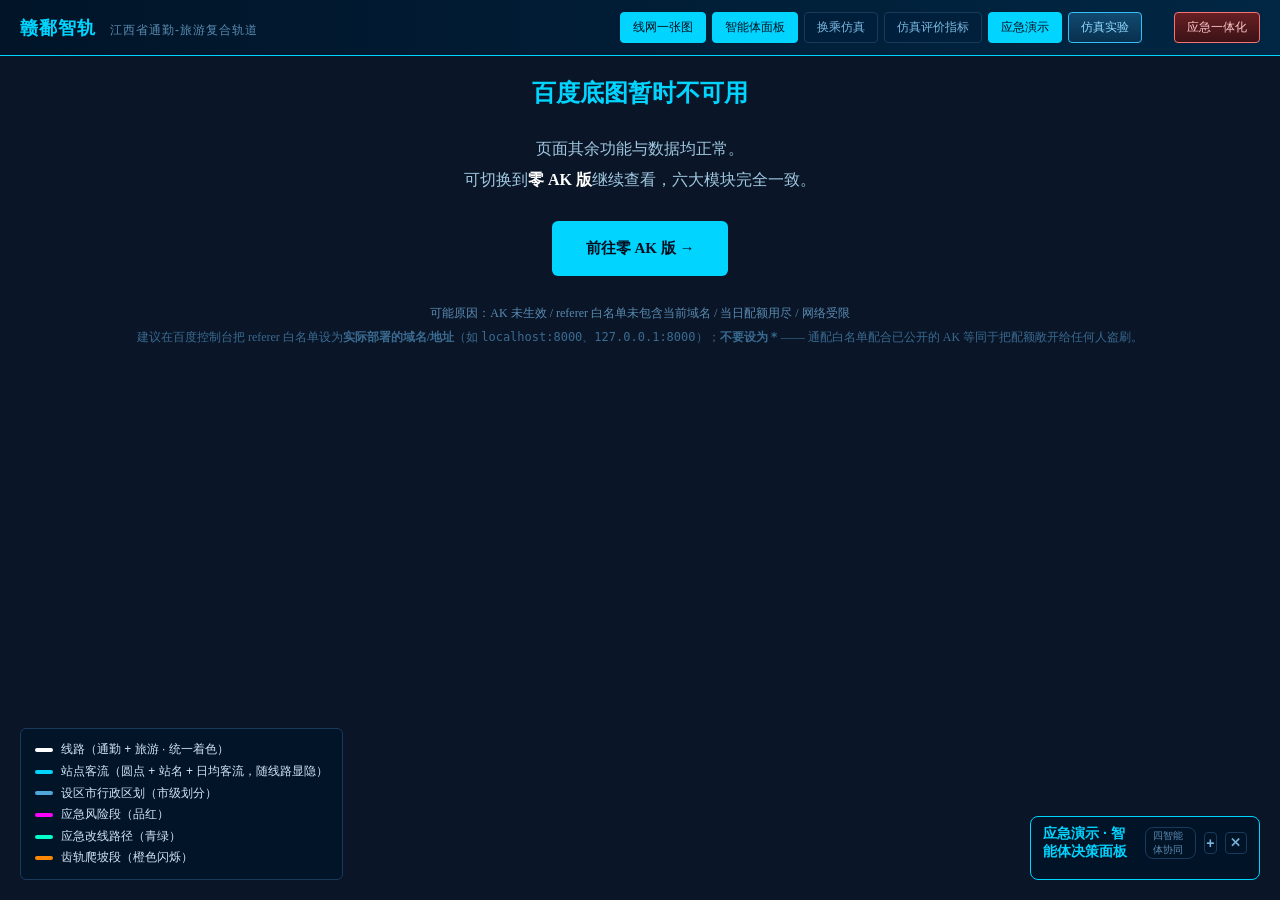
<file: bmap.html>
<!DOCTYPE html>
<html lang="zh-CN">
<head>
  <meta charset="UTF-8">
  <link rel="icon" href="data:,">
  <meta name="viewport" content="width=device-width, initial-scale=1.0">
  <title>赣鄱智轨</title>
  <link rel="stylesheet" href="css/style.css?v=20261008">
  <!-- 0) 本地 AK（可选 · 已被 .gitignore 忽略，不进入参赛包）
       缺失时 map-base.js 会渲染明确的提示页并引导到零 AK 版，不会白屏。 -->
  <script src="js/local-ak.js?v=20260926"
          onerror="this.onerror=null;console.warn('[赣鄱智轨] 未找到 js/local-ak.js，将使用占位 AK（地图不可用，可加 ?ak=xxx 临时指定）');"></script>
  <!-- 1) 配置（含 AK 读取逻辑 + 线路/站点数据） -->
  <script src="js/config.js?v=20260926"></script>
  <!-- 2) 加载模块一基座逻辑（initMap 等） + 各功能模块 -->
  <script src="js/map-base.js?v=20260926"></script>
  <script src="js/agent-decision.js?v=20260926"></script>
  <!-- ★ 决策地图：把「节假日大客流·枢纽换乘拥堵治理」的决策结果叠加到地图
       （瓶颈圈 / 线路治理色 / 枢纽换乘环 / 方案摘要卡；由方案 Tab 切换联动） -->
  <script src="js/decision-map.js?v=20261008"></script>
  <script src="js/agent-panel.js?v=20261008"></script>
  <script src="js/emergency.js?v=20260926"></script>
  <script src="js/train-sim.js?v=20260926"></script>
  <script src="js/transfer-sim.js?v=20260926"></script>
  <!-- ★ 仿真评价指标（依方案 2.7）：把 10 项评价指标落到地图上，
       基准方案 vs 优化方案逐项对比；数据取自 data/agent_decision_*.json -->
  <script src="js/metrics-panel.js?v=20261008"></script>
  <script src="js/app.js?v=20261008"></script>
  <!-- 3) 注入百度地图 JSAPI GL（AK 取自 config.js 的 window.GanpoConfig.BMAP_AK）
       ★ 必须用 document.write 在"HTML 解析阶段"同步注入 ★
       为什么不能改成动态 createElement('script')：
       百度 api 返回的脚本内部使用 document.write() 二次追加 getscript。
       动态插入的 script 默认是 async，一旦它加载完成时文档已解析结束，
       其内部的 document.write() 会触发隐式 document.open()，把整页清空
       → 表现为【白屏 / 地图完全不生成】。解析阶段的 document.write 则安全，
       且仍可继续从 config.js 动态读取 AK。 -->
  <script>
    (function () {
      var ak = (window.GanpoConfig && window.GanpoConfig.BMAP_AK) || '';
      document.write(
        '<script type="text/javascript" src="//api.map.baidu.com/api?type=webgl&v=1.0&ak=' +
        encodeURIComponent(ak) + '"><\/script>'
      );
    })();
  </script>
</head>
<body>
  <div id="app">
    <!-- 地图底座 -->
    <div id="map_container"></div>

    <!-- 顶部标题 + 模块导航（app.js 动态构建 6 模块快捷按钮） -->
    <div id="topbar">
      <div class="brand">赣鄱智轨 <small>江西省通勤-旅游复合轨道</small></div>
      <div id="module-nav"></div>
      <a href="emergency.html" target="_blank" title="智能体应急联动与仿真一体化处置"
         style="align-self:center;margin-left:8px;background:linear-gradient(180deg,rgba(120,30,30,.85),rgba(70,15,15,.85));border:1px solid #f87171;color:#ffc9c9;padding:6px 12px;border-radius:4px;font-size:12px;text-decoration:none;white-space:nowrap;">应急一体化</a>
    </div>

    <!-- 图例 -->
    <div id="legend">
      <div class="item"><span class="swatch" style="background:#ffffff"></span>线路（通勤 + 旅游 · 统一着色）</div>
      <div class="item"><span class="swatch" style="background:#00d4ff"></span>站点客流（圆点 + 站名 + 日均客流，随线路显隐）</div>
      <div class="item"><span class="swatch" style="background:#4fa8d8"></span>设区市行政区划（市级划分）</div>
      <div class="item"><span class="swatch" style="background:#ff00ff"></span>应急风险段（品红）</div>
      <div class="item"><span class="swatch" style="background:#00ffcc"></span>应急改线路径（青绿）</div>
      <div class="item"><span class="swatch" style="background:#ff8800"></span>齿轨爬坡段（橙色闪烁）</div>
    </div>
  </div>

  <!-- 热力 / 列车 / 智能体面板 / 换乘 / 应急 的工具栏与面板均由各模块 JS 自行创建，
       此处无需预置容器。 -->

  <!-- 4) 等 DOM 就绪后再初始化地图。
       ★ 不能在 head 里提前调用 ★
       原写法在脚本 onload 时立刻 initMap()，若百度脚本加载快于 body 解析，
       此时 #map_container 尚不存在，new BMapGL.Map('map_container') 直接失败。
       改为 DOMContentLoaded 后调用，保证容器一定存在。 -->
  <script>
    (function () {
      function boot() {
        if (window.initMap) {
          window.initMap();
        } else {
          console.error('[赣鄱智轨] initMap 未定义，map-base.js 可能未加载成功。');
        }
      }
      if (document.readyState === 'loading') {
        document.addEventListener('DOMContentLoaded', boot);
      } else {
        boot();
      }
    })();
  </script>
</body>
</html>
</file>
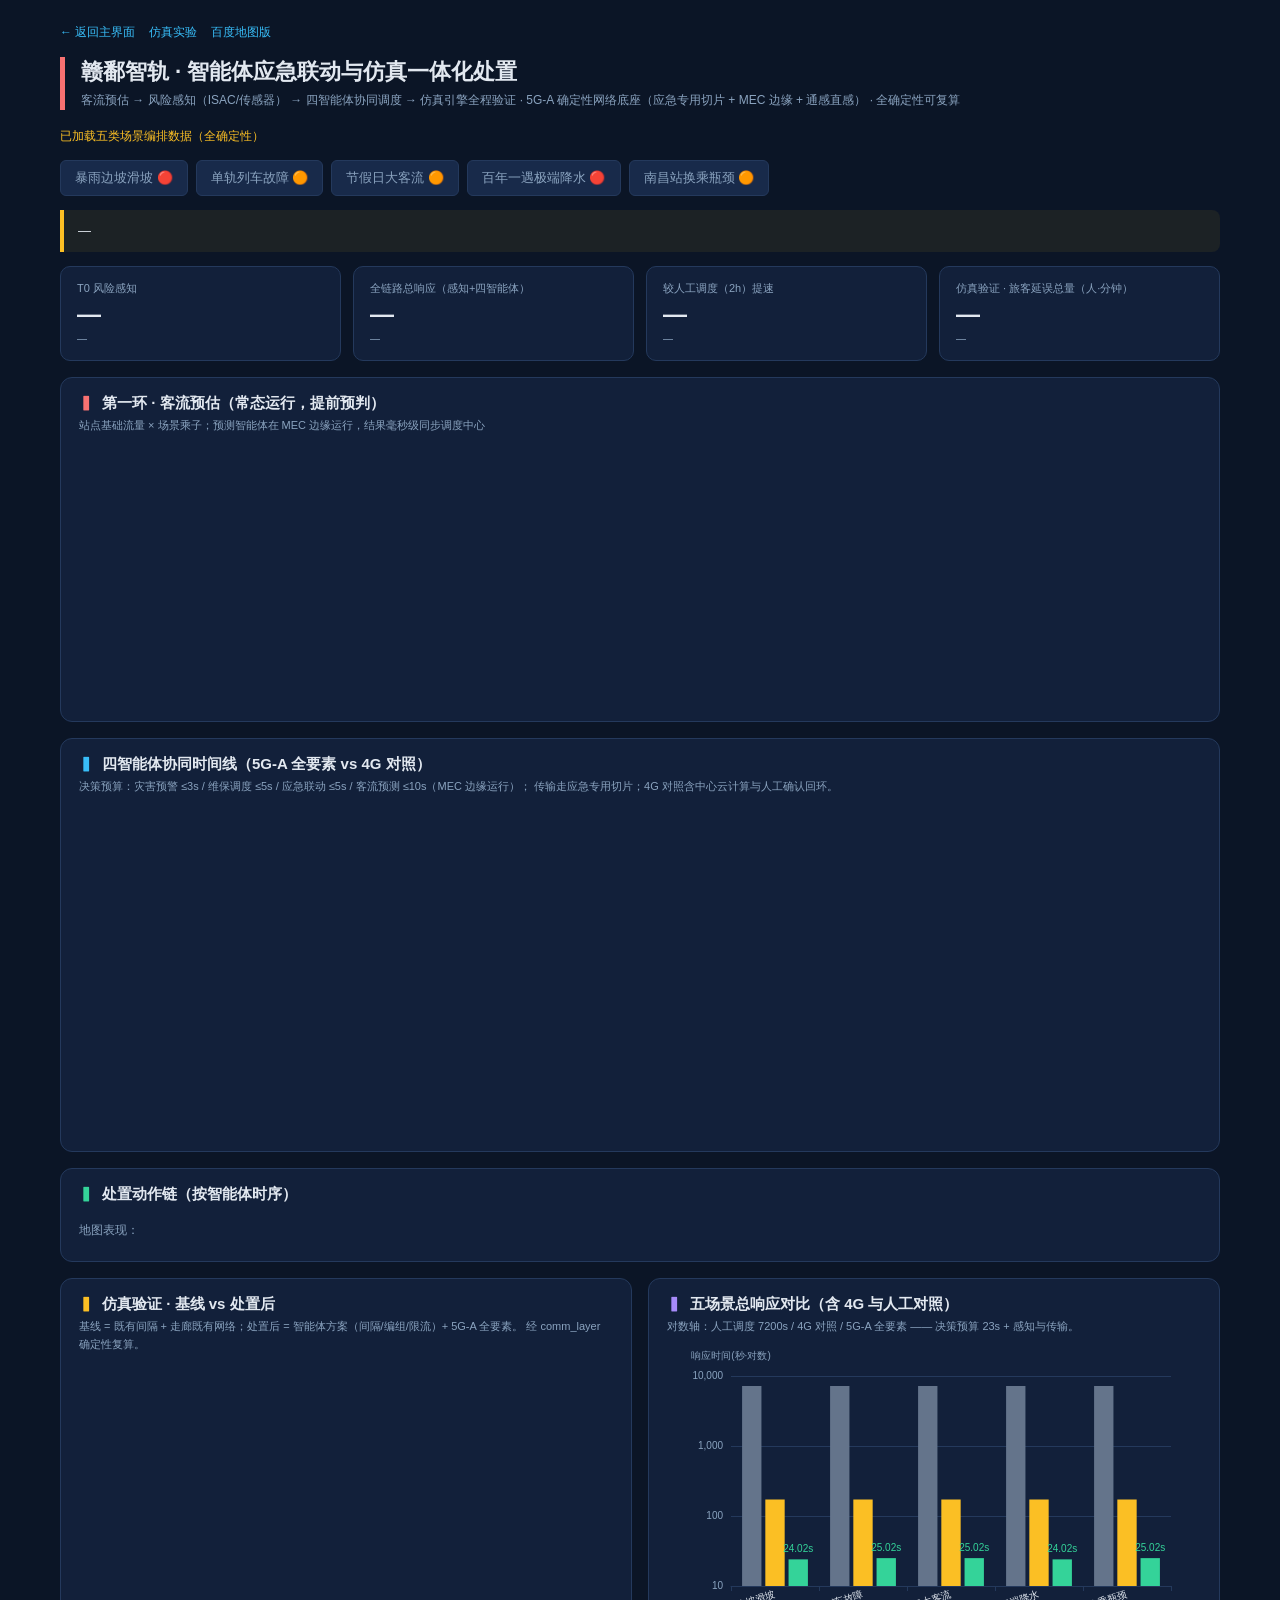
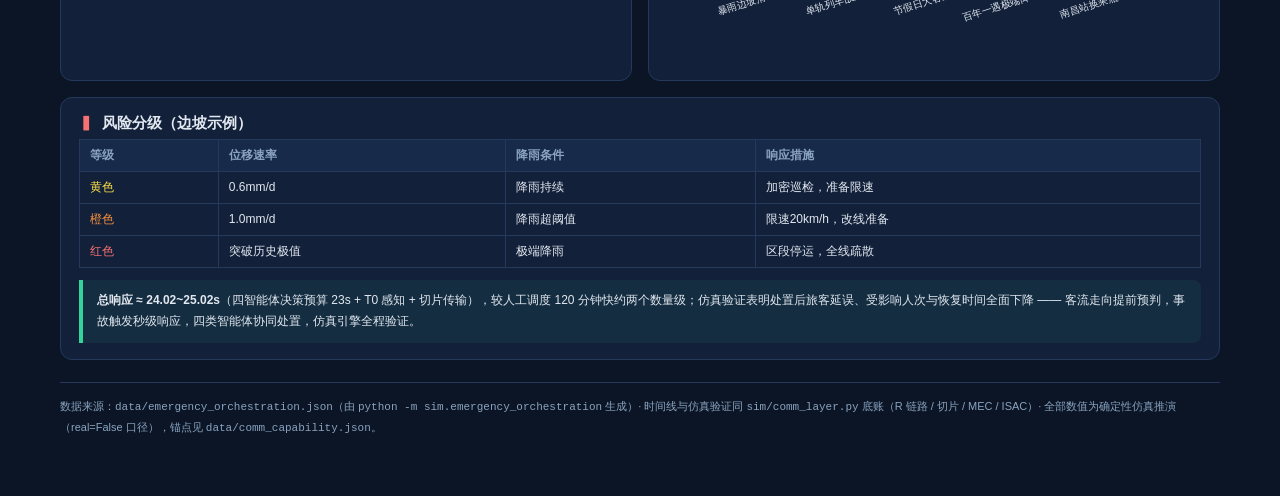
<file: emergency.html>
<!DOCTYPE html>
<html lang="zh-CN">
<head>
<meta charset="UTF-8">
<meta name="viewport" content="width=device-width, initial-scale=1.0">
<title>赣鄱智轨 · 智能体应急联动与仿真一体化处置</title>
<script src="lib/echarts.min.js"></script>
<style>
  :root{
    --bg:#0b1526; --panel:#12203a; --panel2:#182a4a; --line:#24395c;
    --txt:#e2e8f0; --sub:#8aa3bf; --cyan:#38bdf8; --green:#34d399;
    --amber:#fbbf24; --red:#f87171; --purple:#a78bfa;
  }
  *{margin:0;padding:0;box-sizing:border-box;}
  body{background:var(--bg);color:var(--txt);font-family:-apple-system,BlinkMacSystemFont,"PingFang SC","Microsoft YaHei",sans-serif;}
  .wrap{max-width:1200px;margin:0 auto;padding:24px 20px 60px;}
  header{border-left:5px solid var(--red);padding-left:16px;margin-bottom:18px;}
  header h1{font-size:22px;font-weight:800;}
  header .sub{color:var(--sub);font-size:12px;margin-top:4px;line-height:1.6;}
  .scene-bar{display:flex;flex-wrap:wrap;gap:8px;margin:14px 0;}
  .scene-bar button{background:var(--panel2);border:1px solid var(--line);color:var(--sub);
    padding:8px 14px;border-radius:6px;cursor:pointer;font-size:13px;font-family:inherit;}
  .scene-bar button.active{background:var(--red);border-color:var(--red);color:#1f0404;font-weight:700;}
  .kpis{display:grid;grid-template-columns:repeat(4,1fr);gap:12px;margin-bottom:16px;}
  @media(max-width:900px){.kpis{grid-template-columns:repeat(2,1fr);}}
  .kpi{background:var(--panel);border:1px solid var(--line);border-radius:10px;padding:14px 16px;}
  .kpi .k{font-size:11px;color:var(--sub);}
  .kpi .v{font-size:24px;font-weight:800;margin-top:4px;font-variant-numeric:tabular-nums;}
  .kpi .d{font-size:10px;color:var(--sub);margin-top:3px;line-height:1.5;}
  .card{background:var(--panel);border:1px solid var(--line);border-radius:12px;padding:16px 18px;margin-bottom:16px;}
  .card h2{font-size:15px;font-weight:700;margin-bottom:4px;display:flex;align-items:center;gap:8px;}
  .card .note{font-size:11px;color:var(--sub);margin-bottom:10px;line-height:1.6;}
  .chart{width:100%;height:320px;}
  .grid2{display:grid;grid-template-columns:1fr 1fr;gap:16px;}
  @media(max-width:900px){.grid2{grid-template-columns:1fr;}}
  .trigger{padding:10px 14px;border-left:4px solid var(--amber);background:rgba(251,191,36,.07);
    border-radius:0 8px 8px 0;font-size:13px;line-height:1.7;margin-bottom:14px;}
  .trigger b{color:var(--amber);}
  .steps{display:grid;grid-template-columns:repeat(4,1fr);gap:12px;margin-top:6px;}
  @media(max-width:900px){.steps{grid-template-columns:repeat(2,1fr);}}
  .step{background:var(--panel2);border:1px solid var(--line);border-radius:10px;padding:12px;}
  .step .agent{font-size:13px;font-weight:700;color:var(--cyan);}
  .step .win{font-size:11px;color:var(--green);margin:4px 0 6px;}
  .step ul{list-style:none;}
  .step li{font-size:11px;color:var(--txt);line-height:1.6;padding-left:12px;position:relative;}
  .step li::before{content:"·";position:absolute;left:0;color:var(--sub);}
  .viz-tags{display:flex;flex-wrap:wrap;gap:8px;margin-top:6px;}
  .viz-tags span{background:rgba(56,189,248,.12);border:1px solid rgba(56,189,248,.35);
    color:var(--cyan);font-size:11px;padding:4px 10px;border-radius:12px;}
  .risk-table{width:100%;border-collapse:collapse;font-size:12px;margin-top:6px;}
  .risk-table th,.risk-table td{border:1px solid var(--line);padding:7px 10px;text-align:left;}
  .risk-table th{background:var(--panel2);color:var(--sub);font-weight:600;}
  .lv-y{color:#fde047;} .lv-o{color:#fb923c;} .lv-r{color:#f87171;}
  .foot{margin-top:22px;font-size:11px;color:var(--sub);border-top:1px solid var(--line);padding-top:14px;line-height:1.8;}
  #status{font-size:12px;color:var(--amber);min-height:18px;margin-bottom:8px;}
  .verdict{padding:10px 14px;border-left:4px solid var(--green);background:rgba(52,211,153,.07);
    border-radius:0 8px 8px 0;font-size:12px;line-height:1.8;}
  nav.top{display:flex;gap:14px;margin-bottom:16px;font-size:12px;}
  nav.top a{color:var(--cyan);text-decoration:none;}
</style>
</head>
<body>
<div class="wrap">
  <nav class="top">
    <a href="index.html">← 返回主界面</a><a href="experiments.html">仿真实验</a><a href="bmap.html">百度地图版</a>
  </nav>
  <header>
    <h1>赣鄱智轨 · 智能体应急联动与仿真一体化处置</h1>
    <div class="sub">客流预估 → 风险感知（ISAC/传感器） → 四智能体协同调度 → 仿真引擎全程验证 ·
      5G-A 确定性网络底座（应急专用切片 + MEC 边缘 + 通感直感） · 全确定性可复算</div>
  </header>

  <div id="status">加载应急编排数据…</div>

  <div class="scene-bar" id="scene-bar"></div>

  <div class="trigger" id="trigger-box">—</div>

  <div class="kpis">
    <div class="kpi"><div class="k">T0 风险感知</div><div class="v" id="k-sense">—</div><div class="d" id="k-sense-d">—</div></div>
    <div class="kpi"><div class="k">全链路总响应（感知+四智能体）</div><div class="v" id="k-total">—</div><div class="d" id="k-total-d">—</div></div>
    <div class="kpi"><div class="k">较人工调度（2h）提速</div><div class="v" id="k-speed">—</div><div class="d" id="k-speed-d">—</div></div>
    <div class="kpi"><div class="k">仿真验证 · 旅客延误总量（人·分钟）</div><div class="v" id="k-pd">—</div><div class="d" id="k-pd-d">—</div></div>
  </div>

  <div class="card">
    <h2><span style="color:var(--red)">▍</span>第一环 · 客流预估（常态运行，提前预判）</h2>
    <div class="note" id="fc-note">站点基础流量 × 场景乘子；预测智能体在 MEC 边缘运行，结果毫秒级同步调度中心</div>
    <div class="chart" id="c-forecast" style="height:260px"></div>
  </div>

  <div class="card">
    <h2><span style="color:var(--cyan)">▍</span>四智能体协同时间线（5G-A 全要素 vs 4G 对照）</h2>
    <div class="note">决策预算：灾害预警 ≤3s / 维保调度 ≤5s / 应急联动 ≤5s / 客流预测 ≤10s（MEC 边缘运行）；
      传输走应急专用切片；4G 对照含中心云计算与人工确认回环。<span id="tl-note"></span></div>
    <div class="chart" id="c-timeline" style="height:330px"></div>
  </div>

  <div class="card">
    <h2><span style="color:var(--green)">▍</span>处置动作链（按智能体时序）</h2>
    <div class="steps" id="steps"></div>
    <div style="margin-top:12px;font-size:12px;color:var(--sub);">地图表现：</div>
    <div class="viz-tags" id="viz-tags"></div>
  </div>

  <div class="grid2">
    <div class="card">
      <h2><span style="color:var(--amber)">▍</span>仿真验证 · 基线 vs 处置后</h2>
      <div class="note">基线 = 既有间隔 + 走廊既有网络；处置后 = 智能体方案（间隔/编组/限流）+ 5G-A 全要素。
        经 comm_layer 确定性复算。</div>
      <div class="chart" id="c-verify" style="height:300px"></div>
    </div>
    <div class="card">
      <h2><span style="color:var(--purple)">▍</span>五场景总响应对比（含 4G 与人工对照）</h2>
      <div class="note">对数轴：人工调度 7200s / 4G 对照 / 5G-A 全要素 —— 决策预算 23s + 感知与传输。</div>
      <div class="chart" id="c-scenes" style="height:300px"></div>
    </div>
  </div>

  <div class="card">
    <h2><span style="color:var(--red)">▍</span>风险分级（边坡示例）</h2>
    <table class="risk-table">
      <tr><th>等级</th><th>位移速率</th><th>降雨条件</th><th>响应措施</th></tr>
      <tr><td class="lv-y">黄色</td><td>0.6mm/d</td><td>降雨持续</td><td>加密巡检，准备限速</td></tr>
      <tr><td class="lv-o">橙色</td><td>1.0mm/d</td><td>降雨超阈值</td><td>限速20km/h，改线准备</td></tr>
      <tr><td class="lv-r">红色</td><td>突破历史极值</td><td>极端降雨</td><td>区段停运，全线疏散</td></tr>
    </table>
    <div class="verdict" id="verdict" style="margin-top:12px;">—</div>
  </div>

  <div class="foot">
    数据来源：<code>data/emergency_orchestration.json</code>（由 <code>python -m sim.emergency_orchestration</code> 生成）·
    时间线与仿真验证同 <code>sim/comm_layer.py</code> 底账（R 链路 / 切片 / MEC / ISAC）·
    全部数值为确定性仿真推演（real=False 口径），锚点见 <code>data/comm_capability.json</code>。
  </div>
</div>

<script>
  var charts = {};
  var DATA = null, CUR = 'landslide';
  var accent='#38bdf8', green='#34d399', amber='#fbbf24', red='#f87171',
      sub='#8aa3bf', line='#24395c', txt='#e2e8f0', purple='#a78bfa';
  function el(id){ return document.getElementById(id); }
  function tooltip(){ return {trigger:'axis',triggerOn:'click',renderMode:'richText',confine:true}; }

  function init(){
    ['c-forecast','c-timeline','c-verify','c-scenes'].forEach(function(id){
      charts[id] = echarts.init(el(id));
    });
    fetch('data/emergency_orchestration.json').then(function(r){ return r.json(); })
      .then(function(d){
        DATA = d;
        var bar = el('scene-bar');
        d.scenes.forEach(function(s){
          var b = document.createElement('button');
          b.textContent = s.scene_name + (s.risk === '红色' ? ' 🔴' : ' 🟠');
          b.id = 'sc-' + s.scene_id;
          b.onclick = function(){ renderScene(s.scene_id); };
          bar.appendChild(b);
        });
        renderAll();
        el('status').textContent = '已加载五类场景编排数据（全确定性）';
      })
      .catch(function(e){ el('status').textContent = '加载失败：' + e + '（请先运行 python -m sim.emergency_orchestration）'; });
    window.addEventListener('resize', function(){ for(var k in charts) charts[k].resize(); });
  }

  function renderAll(){
    /* 五场景总响应对比（对数轴） */
    var names = DATA.scenes.map(function(s){ return s.scene_name; });
    charts['c-scenes'].setOption({
      tooltip:tooltip(),
      grid:{left:64,right:30,top:30,bottom:60},
      xAxis:{type:'category',data:names,axisLabel:{color:txt,fontSize:10,interval:0,rotate:18},
        axisLine:{lineStyle:{color:line}}},
      yAxis:{type:'log',name:'响应时间(秒·对数)',nameTextStyle:{color:sub,fontSize:10},
        axisLabel:{color:sub,fontSize:10},splitLine:{lineStyle:{color:line}}},
      series:[
        {name:'人工调度',type:'bar',barWidth:'22%',data:names.map(function(){return 7200;}),
         itemStyle:{color:'#64748b'}},
        {name:'4G 对照',type:'bar',barWidth:'22%',
         data:DATA.scenes.map(function(s){return s.timeline_control_4g.total_s;}),
         itemStyle:{color:amber}},
        {name:'5G-A 全要素',type:'bar',barWidth:'22%',
         data:DATA.scenes.map(function(s){return s.timeline.total_s;}),
         itemStyle:{color:green},
         label:{show:true,position:'top',color:green,fontSize:10,formatter:'{c}s'}}
      ]
    });
    var b = DATA.total_response_budget_s;
    el('verdict').innerHTML = '<b>总响应 ≈ ' +
      Math.min.apply(null, DATA.scenes.map(function(s){return s.timeline.total_s;})) + '~' +
      Math.max.apply(null, DATA.scenes.map(function(s){return s.timeline.total_s;})) +
      's</b>（四智能体决策预算 ' + b + 's + T0 感知 + 切片传输），较人工调度 ' +
      DATA.manual_baseline_min + ' 分钟快约两个数量级；仿真验证表明处置后旅客延误、受影响人次'
      + '与恢复时间全面下降 —— 客流走向提前预判，事故触发秒级响应，四类智能体协同处置，仿真引擎全程验证。';
  }

  function renderScene(id){
    CUR = id;
    document.querySelectorAll('[id^="sc-"]').forEach(function(b){
      b.classList.toggle('active', b.id === 'sc-' + id); });
    var s = DATA.scenes.filter(function(x){ return x.scene_id === id; })[0];
    if(!s) return;
    el('trigger-box').innerHTML = '<b>[' + s.risk + '预警] ' + s.scene_name + '</b> · ' + s.trigger +
      ' · 枢纽：' + s.hub;
    /* KPI */
    el('k-sense').textContent = s.timeline.sense_s + ' s';
    el('k-sense-d').textContent = 'T0 · ' + s.timeline.t0_label + (s.timeline.isac ? '（ISAC 通感直感）' : '');
    el('k-total').textContent = s.timeline.total_s + ' s';
    el('k-total-d').textContent = s.timeline.net_label + ' · ' + (s.timeline.slice_label || '无切片') +
      ' · ' + s.timeline.compute_at;
    el('k-speed').textContent = s.speedup_vs_manual.toFixed(0) + ' ×';
    el('k-speed-d').textContent = '人工调度对照 ' + s.manual_baseline_min + ' min；4G 对照 ' +
      s.timeline_control_4g.total_s + 's';
    var v = s.verify;
    el('k-pd').textContent = v ? (v.baseline.delay_person_min.toLocaleString() + ' → ' +
      v.handled.delay_person_min.toLocaleString()) : '—';
    el('k-pd-d').textContent = v ? '基线 → 处置后（-' +
      v.delta.delay_person_min_reduction.toLocaleString() + '）' : '';
    /* 客流预估 */
    var fc = s.forecast;
    el('fc-note').textContent = fc.method + ' · 场景乘子：通勤×' + fc.multipliers[fc.scenario].commuter +
      ' / 旅游×' + fc.multipliers[fc.scenario].tourism + ' · 未来1h预估 ' +
      fc.next_1h_total.toLocaleString() + ' 人次';
    charts['c-forecast'].setOption({
      tooltip:tooltip(),
      grid:{left:70,right:40,top:34,bottom:30},
      xAxis:{type:'value',name:'人次/日',nameTextStyle:{color:sub,fontSize:10},
        axisLabel:{color:sub,fontSize:10},splitLine:{lineStyle:{color:line}}},
      yAxis:{type:'category',data:fc.top5.map(function(t){return t.name;}).reverse(),
        axisLabel:{color:txt,fontSize:12}},
      series:[
        {name:'全日流量',type:'bar',barWidth:'38%',
         data:fc.top5.map(function(t){return t.flow;}).reverse(),
         itemStyle:{color:accent},label:{show:true,position:'right',color:txt,fontSize:10}},
        {name:'未来1h预估',type:'bar',barWidth:'38%',
         data:fc.top5.map(function(t){return t.next_1h;}).reverse(),
         itemStyle:{color:green},label:{show:true,position:'right',color:green,fontSize:10}}
      ]
    });
    /* 时间线（甘特） */
    el('tl-note').textContent = '本场景：' + s.timeline.net_label + ' · ' +
      (s.timeline.slice_label || '无切片') + ' · ' + s.timeline.compute_at;
    var rows = [
      {name:'T0 风险感知', s:0, e:s.timeline.sense_s, c:red},
      {name:'4G 对照 · 总响应', s:0, e:s.timeline_control_4g.total_s, c:'#64748b', ctl:true}
    ];
    s.timeline.stages.forEach(function(st){
      rows.push({name:st.agent, s:st.start_s, e:st.end_s, c:accent});
    });
    var cats = rows.map(function(r){return r.name;});
    charts['c-timeline'].setOption({
      tooltip:{trigger:'item',confine:true,
        formatter:function(p){
          var r = rows[p.dataIndex];
          return r.name + '<br>' + r.s + 's → ' + r.e + 's（' + (r.e - r.s).toFixed(3) + 's）' +
            (r.ctl ? '<br>含中心云计算与人工确认回环' : '');
        }},
      grid:{left:120,right:60,top:30,bottom:40},
      xAxis:{type:'value',name:'秒（对数坐标不适用甘特，线性展示）',
        nameTextStyle:{color:sub,fontSize:10},axisLabel:{color:sub,fontSize:10},
        splitLine:{lineStyle:{color:line}}},
      yAxis:{type:'category',data:cats.slice().reverse(),
        axisLabel:{color:txt,fontSize:11}},
      series:[{type:'custom',renderItem:function(params,api){
          var idx = cats.length - 1 - params.dataIndex;
          var r = rows[idx];
          var start = api.coord([r.s, idx]);
          var end = api.coord([Math.max(r.e, r.s + 0.15), idx]);
          var h = api.size([0, 1])[1] * 0.5;
          return {type:'rect',shape:{x:start[0],y:start[1]-h/2,width:Math.max(end[0]-start[0],4),height:h},
            style:{fill:r.c,r:4}};
        },data:rows.map(function(){return 0;}),
        encode:{x:0,y:0}}]
    });
    /* 处置动作 */
    var colors = {t:accent};
    el('steps').innerHTML = s.steps.map(function(st, i){
      var ag = s.timeline.stages[i];
      return '<div class="step"><div class="agent">' + st.agent + '</div>' +
        '<div class="win">' + (ag ? (ag.start_s + '~' + ag.end_s + 's') : '') + '</div>' +
        '<ul>' + st.actions.map(function(a){ return '<li>' + a + '</li>'; }).join('') + '</ul></div>';
    }).join('');
    el('viz-tags').innerHTML = s.map_visual.map(function(m){ return '<span>' + m + '</span>'; }).join('');
    /* 仿真验证 */
    if(v){
      charts['c-verify'].setOption({
        tooltip:tooltip(),
        legend:{top:4,textStyle:{color:sub,fontSize:11}},
        grid:{left:56,right:20,top:40,bottom:36},
        xAxis:{type:'category',data:['总恢复(min)','受影响(人次)','旅客延误(人·分钟)'],
          axisLabel:{color:txt,fontSize:11},axisLine:{lineStyle:{color:line}}},
        yAxis:{type:'value',axisLabel:{color:sub,fontSize:10},splitLine:{lineStyle:{color:line}}},
        series:[
          {name:'基线（既有）',type:'bar',barWidth:'30%',
           data:[v.baseline.recovery_min, v.baseline.affected, v.baseline.delay_person_min],
           itemStyle:{color:red},label:{show:true,position:'top',color:txt,fontSize:10}},
          {name:'处置后（智能体+5G-A）',type:'bar',barWidth:'30%',
           data:[v.handled.recovery_min, v.handled.affected, v.handled.delay_person_min],
           itemStyle:{color:green},label:{show:true,position:'top',color:green,fontSize:10}}
        ]
      });
    }
  }
  window.addEventListener('load', init);
</script>
</body>
</html>
</file>
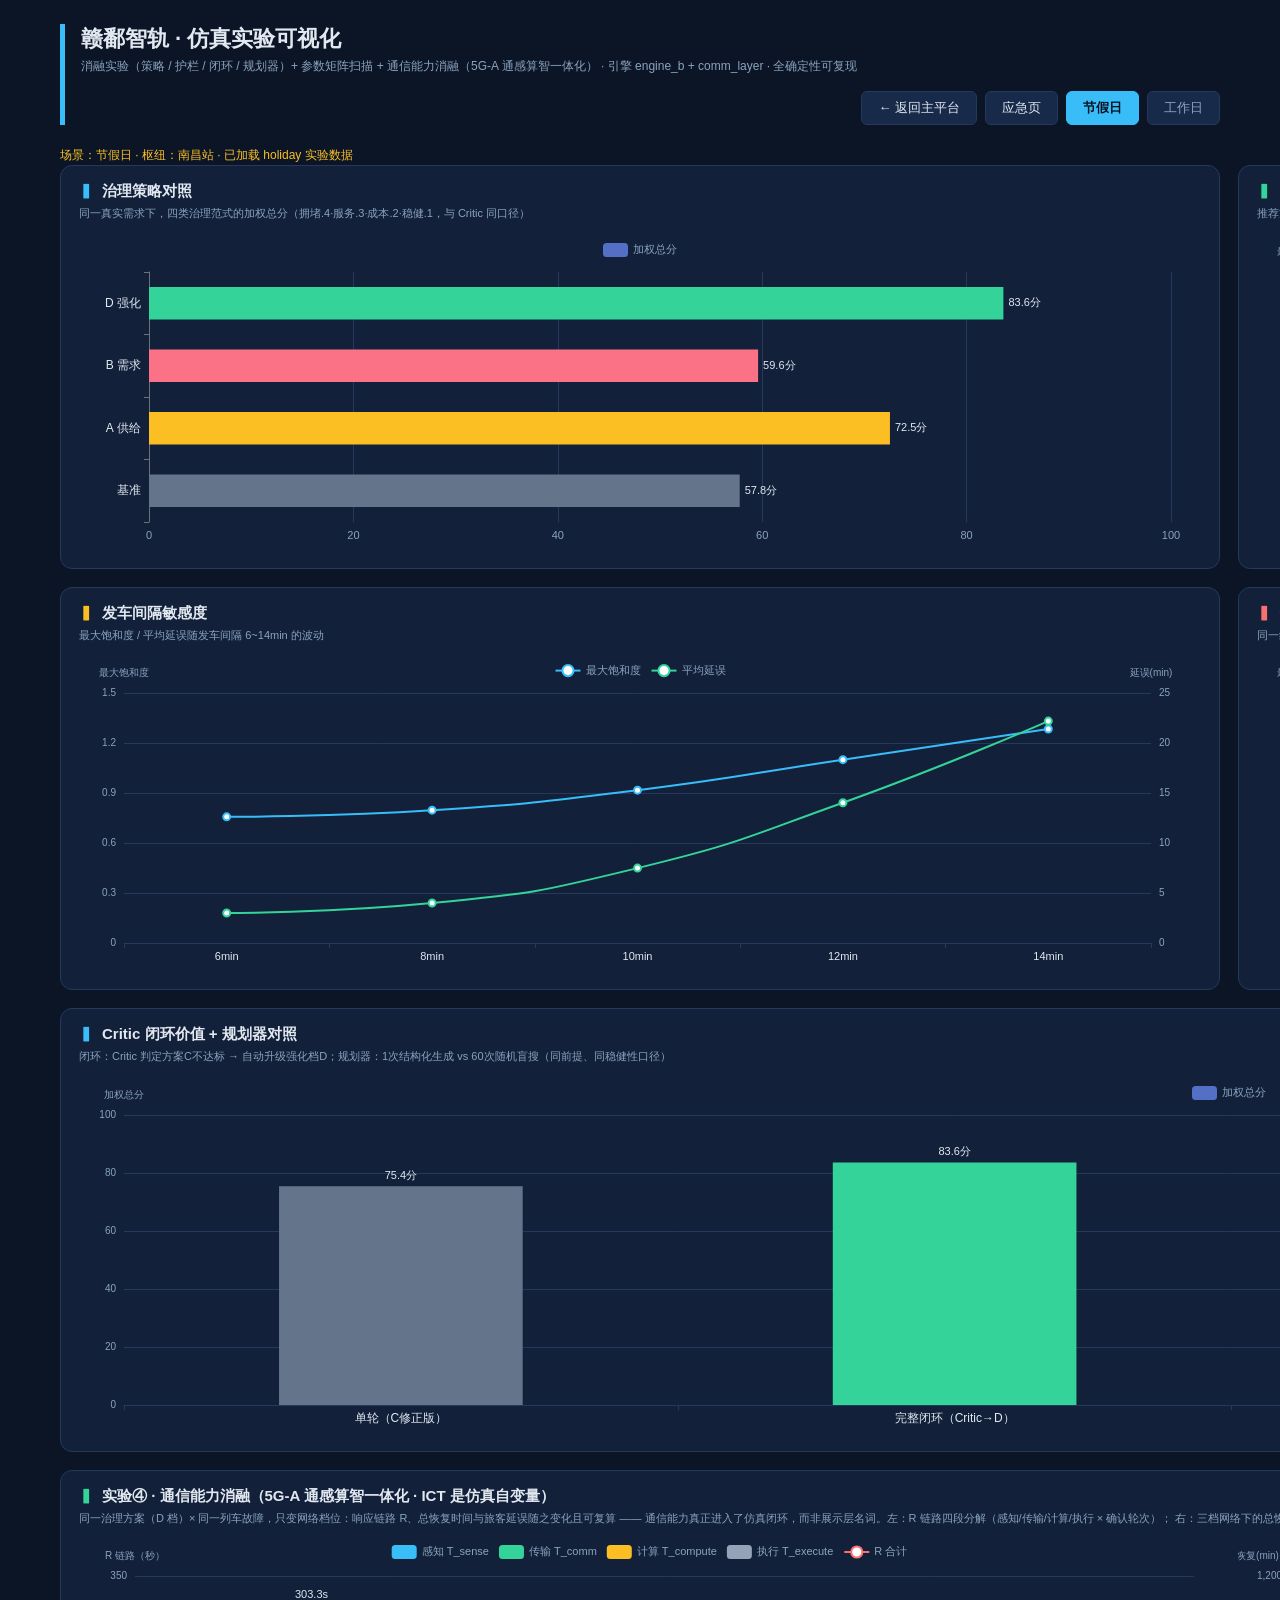
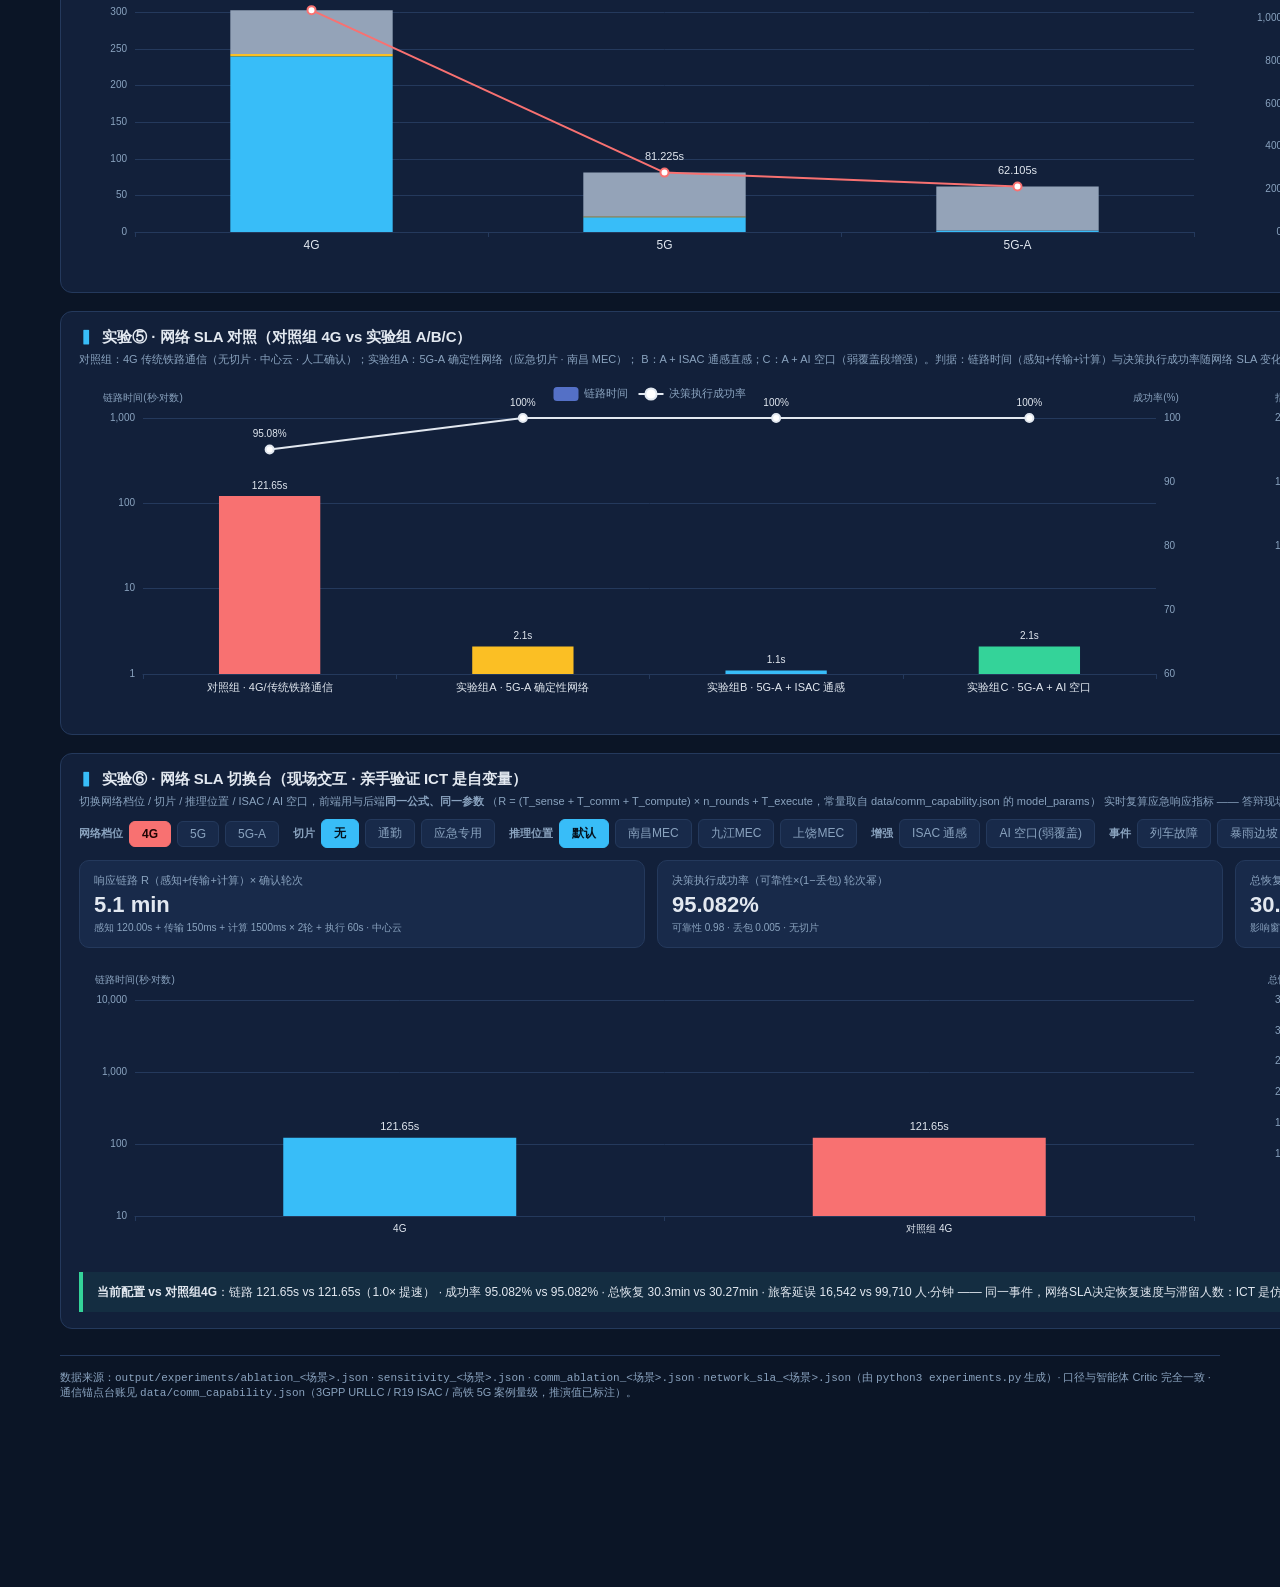
<file: experiments.html>
<!DOCTYPE html>
<html lang="zh-CN">
<head>
<meta charset="UTF-8">
<meta name="viewport" content="width=device-width, initial-scale=1.0">
<title>赣鄱智轨 · 仿真实验可视化（消融 + 参数矩阵扫描）</title>
<script src="lib/echarts.min.js"></script>
<style>
  :root{
    --bg:#0b1526; --panel:#12203a; --panel2:#182a4a; --line:#24395c;
    --txt:#e2e8f0; --sub:#8aa3bf; --cyan:#38bdf8; --green:#34d399; --amber:#fbbf24; --red:#f87171;
  }
  *{margin:0;padding:0;box-sizing:border-box;}
  body{background:var(--bg);color:var(--txt);font-family:-apple-system,BlinkMacSystemFont,"PingFang SC","Microsoft YaHei",sans-serif;}
  .wrap{max-width:1200px;margin:0 auto;padding:24px 20px 60px;}
  header{display:flex;align-items:center;gap:16px;flex-wrap:wrap;margin-bottom:22px;border-left:5px solid var(--cyan);padding-left:16px;}
  header h1{font-size:22px;font-weight:800;}
  header .sub{color:var(--sub);font-size:12px;margin-top:4px;}
  .sc-switch{margin-left:auto;display:flex;gap:8px;align-items:center;}
  .sc-switch a.nav-home{background:var(--panel2);border:1px solid var(--line);color:var(--txt);
    padding:7px 16px;border-radius:6px;font-size:13px;text-decoration:none;display:inline-block;font-family:inherit;}
  .sc-switch a.nav-home:hover{border-color:var(--cyan);color:var(--cyan);}
  .sc-switch button{background:var(--panel2);border:1px solid var(--line);color:var(--sub);padding:7px 16px;border-radius:6px;cursor:pointer;font-size:13px;font-family:inherit;}
  .sc-switch button.active{background:var(--cyan);color:#04121f;border-color:var(--cyan);font-weight:700;}
  .grid{display:grid;grid-template-columns:1fr 1fr;gap:18px;}
  @media(max-width:900px){.grid{grid-template-columns:1fr;}}
  .card{background:var(--panel);border:1px solid var(--line);border-radius:12px;padding:16px 18px;}
  .card h2{font-size:15px;font-weight:700;margin-bottom:4px;display:flex;align-items:center;gap:8px;}
  .card .note{font-size:11px;color:var(--sub);margin-bottom:10px;line-height:1.5;}
  .chart{width:100%;height:320px;}
  .legend-row{display:flex;flex-wrap:wrap;gap:14px;font-size:11px;color:var(--sub);margin:8px 0 4px;}
  .legend-row i{display:inline-block;width:10px;height:10px;border-radius:2px;margin-right:5px;vertical-align:middle;}
  .foot{margin-top:26px;font-size:11px;color:var(--sub);border-top:1px solid var(--line);padding-top:14px;}
  #status{font-size:12px;color:var(--amber);min-height:18px;}
  /* ---- 实验⑥ SLA 切换台 ---- */
  .sla-bar{display:flex;flex-wrap:wrap;gap:14px;align-items:center;margin:10px 0 12px;}
  .sla-bar .grp{display:flex;align-items:center;gap:6px;}
  .sla-bar .grp b{font-size:11px;color:var(--sub);font-weight:600;}
  .sla-bar button{background:var(--panel2);border:1px solid var(--line);color:var(--sub);
    padding:5px 12px;border-radius:6px;cursor:pointer;font-size:12px;font-family:inherit;}
  .sla-bar button.active{background:var(--cyan);color:#04121f;border-color:var(--cyan);font-weight:700;}
  .sla-bar button.active.g-4g{background:var(--red);border-color:var(--red);color:#1f0404;}
  .sla-bar button.active.g-5g{background:var(--amber);border-color:var(--amber);color:#1f1404;}
  .sla-bar button.active.g-5ga{background:var(--green);border-color:var(--green);color:#04170c;}
  .sla-cards{display:grid;grid-template-columns:repeat(4,1fr);gap:12px;margin-top:12px;}
  @media(max-width:900px){.sla-cards{grid-template-columns:repeat(2,1fr);}}
  .kpi{background:var(--panel2);border:1px solid var(--line);border-radius:10px;padding:12px 14px;}
  .kpi .k{font-size:11px;color:var(--sub);}
  .kpi .v{font-size:22px;font-weight:800;margin-top:4px;font-variant-numeric:tabular-nums;}
  .kpi .d{font-size:10px;color:var(--sub);margin-top:3px;}
  .sla-verdict{margin-top:12px;padding:10px 14px;border-left:4px solid var(--green);
    background:rgba(52,211,153,.07);border-radius:0 8px 8px 0;font-size:12px;line-height:1.7;color:var(--txt);}
</style>
</head>
<body>
<div class="wrap">
  <header>
    <div>
      <h1>赣鄱智轨 · 仿真实验可视化</h1>
      <div class="sub">消融实验（策略 / 护栏 / 闭环 / 规划器）+ 参数矩阵扫描 + 通信能力消融（5G-A 通感算智一体化） · 引擎 engine_b + comm_layer · 全确定性可复现</div>
    </div>
    <div class="sc-switch">
      <a class="nav-home" href="index.html">← 返回主平台</a>
      <a class="nav-home" href="emergency.html">应急页</a>
      <button id="sc-holiday" class="active" onclick="load('holiday')">节假日</button>
      <button id="sc-weekday" onclick="load('weekday')">工作日</button>
    </div>
  </header>

  <div id="status">加载中…</div>

  <div class="grid">
    <div class="card">
      <h2><span style="color:var(--cyan)">▍</span>治理策略对照</h2>
      <div class="note">同一真实需求下，四类治理范式的加权总分（拥堵.4·服务.3·成本.2·稳健.1，与 Critic 同口径）</div>
      <div class="chart" id="c-strategy"></div>
    </div>
    <div class="card">
      <h2><span style="color:var(--green)">▍</span>客流敏感度（±20%）</h2>
      <div class="note">推荐方案最大饱和度 / 平均延误随客流乘子 0.8~1.2 的波动，验证结论稳健</div>
      <div class="chart" id="c-demand"></div>
    </div>
    <div class="card">
      <h2><span style="color:var(--amber)">▍</span>发车间隔敏感度</h2>
      <div class="note">最大饱和度 / 平均延误随发车间隔 6~14min 的波动</div>
      <div class="chart" id="c-headway"></div>
    </div>
    <div class="card">
      <h2><span style="color:var(--red)">▍</span>护栏消融（越界参数 ON/OFF）</h2>
      <div class="note">同一组越界参数（间隔2min/编组20/限流5/客流×3）：护栏OFF裸执行 vs ON钳制修正</div>
      <div class="chart" id="c-guardrail"></div>
    </div>
    <div class="card" style="grid-column:1/-1">
      <h2><span style="color:var(--cyan)">▍</span>Critic 闭环价值 + 规划器对照</h2>
      <div class="note">闭环：Critic 判定方案C不达标 → 自动升级强化档D；规划器：1次结构化生成 vs 60次随机盲搜（同前提、同稳健性口径）</div>
      <div class="chart" id="c-closure" style="height:360px"></div>
    </div>
    <div class="card" style="grid-column:1/-1">
      <h2><span style="color:var(--green)">▍</span>实验④ · 通信能力消融（5G-A 通感算智一体化 · ICT 是仿真自变量）</h2>
      <div class="note">同一治理方案（D 档）× 同一列车故障，只变网络档位：响应链路 R、总恢复时间与旅客延误随之变化且可复算 ——
        通信能力真正进入了仿真闭环，而非展示层名词。左：R 链路四段分解（感知/传输/计算/执行 × 确认轮次）；
        右：三档网络下的总恢复时间 / 受影响人次 / 旅客延误（人·分钟）。R = (T_sense + T_comm + T_compute) × n_rounds + T_execute</div>
      <div class="grid">
        <div class="chart" id="c-comm-r" style="height:340px"></div>
        <div class="chart" id="c-comm-impact" style="height:340px"></div>
      </div>
    </div>
    <div class="card" style="grid-column:1/-1">
      <h2><span style="color:var(--cyan)">▍</span>实验⑤ · 网络 SLA 对照（对照组 4G vs 实验组 A/B/C）</h2>
      <div class="note">对照组：4G 传统铁路通信（无切片 · 中心云 · 人工确认）；实验组A：5G-A 确定性网络（应急切片 · 南昌 MEC）；
        B：A + ISAC 通感直感；C：A + AI 空口（弱覆盖段增强）。判据：链路时间（感知+传输+计算）与决策执行成功率随网络 SLA 变化且可复算。
        左：四组链路时间与成功率；右：ISAC 通感 vs 专用传感网的成本-感知提速对照 + 弱覆盖段增强效果。</div>
      <div class="grid">
        <div class="chart" id="c-sla-chain" style="height:340px"></div>
        <div class="chart" id="c-sla-isac" style="height:340px"></div>
      </div>
    </div>
    <div class="card" style="grid-column:1/-1">
      <h2><span style="color:var(--cyan)">▍</span>实验⑥ · 网络 SLA 切换台（现场交互 · 亲手验证 ICT 是自变量）</h2>
      <div class="note">切换网络档位 / 切片 / 推理位置 / ISAC / AI 空口，前端用与后端<b>同一公式、同一参数</b>
        （R = (T_sense + T_comm + T_compute) × n_rounds + T_execute，常量取自 data/comm_capability.json 的 model_params）
        实时复算应急响应指标 —— 答辩现场评委亲手切一遍，即可验证「同一事件，网络档位决定少滞留多少人」。</div>
      <div class="sla-bar">
        <div class="grp"><b>网络档位</b>
          <button id="sl-net-4G"    class="g-4g"  onclick="slaSet('net','4G')">4G</button>
          <button id="sl-net-5G"    class="g-5g"  onclick="slaSet('net','5G')">5G</button>
          <button id="sl-net-5G-A"  class="g-5ga" onclick="slaSet('net','5G-A')">5G-A</button>
        </div>
        <div class="grp"><b>切片</b>
          <button id="sl-sl-1" onclick="slaSet('slice',null)">无</button>
          <button id="sl-sl-2" onclick="slaSet('slice','commuter')">通勤</button>
          <button id="sl-sl-3" onclick="slaSet('slice','emergency')">应急专用</button>
        </div>
        <div class="grp"><b>推理位置</b>
          <button id="sl-mec-1" onclick="slaSet('mec',null)">默认</button>
          <button id="sl-mec-2" onclick="slaSet('mec','nanchang')">南昌MEC</button>
          <button id="sl-mec-3" onclick="slaSet('mec','jiujiang')">九江MEC</button>
          <button id="sl-mec-4" onclick="slaSet('mec','shangrao')">上饶MEC</button>
        </div>
        <div class="grp"><b>增强</b>
          <button id="sl-isa" onclick="slaToggle('isac')">ISAC 通感</button>
          <button id="sl-ai"  onclick="slaToggle('ai')">AI 空口(弱覆盖)</button>
        </div>
        <div class="grp"><b>事件</b>
          <button id="sl-ev-1" class="active" onclick="slaSet('event','train_fault')">列车故障</button>
          <button id="sl-ev-2" onclick="slaSet('event','landslide')">暴雨边坡</button>
          <button id="sl-ev-3" onclick="slaSet('event','foreign_object')">异物侵限</button>
          <button id="sl-ev-4" onclick="slaSet('event','crowd_surge')">大客流</button>
        </div>
      </div>
      <div class="sla-cards">
        <div class="kpi"><div class="k">响应链路 R（感知+传输+计算）× 确认轮次</div><div class="v" id="sla-r">—</div><div class="d" id="sla-r-d">—</div></div>
        <div class="kpi"><div class="k">决策执行成功率（可靠性×(1−丢包) 轮次幂）</div><div class="v" id="sla-rate">—</div><div class="d" id="sla-rate-d">—</div></div>
        <div class="kpi"><div class="k">总恢复时间（R + 物理处置 + 消散）</div><div class="v" id="sla-tr">—</div><div class="d" id="sla-tr-d">—</div></div>
        <div class="kpi"><div class="k">旅客延误总量（人·分钟）</div><div class="v" id="sla-pd">—</div><div class="d" id="sla-pd-d">—</div></div>
      </div>
      <div class="grid" style="margin-top:12px">
        <div class="chart" id="c-sla-live-r" style="height:300px"></div>
        <div class="chart" id="c-sla-live-impact" style="height:300px"></div>
      </div>
      <div class="sla-verdict" id="sla-verdict">加载通信能力底账…</div>
    </div>
  </div>

  <div class="foot">数据来源：<code>output/experiments/ablation_&lt;场景&gt;.json</code> · <code>sensitivity_&lt;场景&gt;.json</code> · <code>comm_ablation_&lt;场景&gt;.json</code> · <code>network_sla_&lt;场景&gt;.json</code>（由 <code>python3 experiments.py</code> 生成）· 口径与智能体 Critic 完全一致 · 通信锚点台账见 <code>data/comm_capability.json</code>（3GPP URLLC / R19 ISAC / 高铁 5G 案例量级，推演值已标注）。</div>
</div>

<script>
  var charts = {};
  var SC = 'holiday';
  var accent='#38bdf8', green='#34d399', amber='#fbbf24', red='#f87171', sub='#8aa3bf', line='#24395c', txt='#e2e8f0';
  function el(id){ return document.getElementById(id); }
  function initCharts(){
    ['c-strategy','c-demand','c-headway','c-guardrail','c-closure','c-comm-r','c-comm-impact','c-sla-chain','c-sla-isac','c-sla-live-r','c-sla-live-impact'].forEach(function(id){
      charts[id] = echarts.init(el(id));
    });
  }
  function tooltip(){ return {trigger:'axis',triggerOn:'click',renderMode:'richText',confine:true}; }

  function load(sc){
    SC = sc;
    el('sc-holiday').classList.toggle('active', sc==='holiday');
    el('sc-weekday').classList.toggle('active', sc==='weekday');
    el('status').textContent = '加载 ' + sc + ' 实验数据…';
    Promise.all([
      fetch('output/experiments/ablation_' + sc + '.json').then(function(r){ return r.json(); }),
      fetch('output/experiments/sensitivity_' + sc + '.json').then(function(r){ return r.json(); }),
      fetch('output/experiments/comm_ablation_' + sc + '.json').then(function(r){ return r.json(); })
        .catch(function(){ return null; }),
      fetch('output/experiments/network_sla_' + sc + '.json').then(function(r){ return r.json(); })
        .catch(function(){ return null; })
    ]).then(function(rs){ render(rs[0], rs[1], rs[2]); renderSla(rs[3]); })
      .catch(function(e){ el('status').textContent = '加载失败：' + e + '（请先运行 python3 experiments.py）'; });
  }

  function render(ab, sen, comm){
    renderComm(comm);
    el('status').textContent = '场景：' + (SC==='holiday'?'节假日':'工作日') + ' · 枢纽：' + ab.hub + ' · 已加载 ' + SC + ' 实验数据';
    var st = ab.strategy;

    // 图1 策略对照（分组横向：总分）
    var names = ['基准','A 供给','B 需求','D 强化'];
    var scores = [st.baseline.score.total, st.A.score.total, st.B.score.total, st.D.score.total];
    charts['c-strategy'].setOption({
      tooltip:tooltip(),
      legend:{top:6,textStyle:{color:sub,fontSize:11}},
      grid:{left:70,right:30,top:40,bottom:30},
      xAxis:{type:'value',max:100,axisLabel:{color:sub,fontSize:11},splitLine:{lineStyle:{color:line}}},
      yAxis:{type:'category',data:names,axisLabel:{color:txt,fontSize:12}},
      series:[{type:'bar',name:'加权总分',data:[
        {value:scores[0],itemStyle:{color:'#64748b'}},
        {value:scores[1],itemStyle:{color:amber}},
        {value:scores[2],itemStyle:{color:'#fb7185'}},
        {value:scores[3],itemStyle:{color:green}}
      ],label:{show:true,position:'right',color:txt,fontSize:11,formatter:'{c}分'},barWidth:'52%'}]
    });

    // 图2 客流敏感度
    var dm = sen.axes.demand_mult;
    var cSat = dm.map(function(c){return c.metrics.max_saturation;});
    var cDel = dm.map(function(c){return c.metrics.avg_delay_min;});
    charts['c-demand'].setOption({
      tooltip:tooltip(),
      legend:{top:6,textStyle:{color:sub,fontSize:11}},
      grid:{left:45,right:50,top:40,bottom:30},
      xAxis:{type:'category',data:dm.map(function(c){return '×'+c.param;}),axisLabel:{color:txt,fontSize:11},axisLine:{lineStyle:{color:line}}},
      yAxis:[
        {type:'value',name:'最大饱和度',nameTextStyle:{color:sub,fontSize:10},axisLabel:{color:sub,fontSize:10},splitLine:{lineStyle:{color:line}},max:1.2},
        {type:'value',name:'延误(min)',nameTextStyle:{color:sub,fontSize:10},axisLabel:{color:sub,fontSize:10},splitLine:{show:false}}
      ],
      series:[
        {name:'最大饱和度',type:'line',data:cSat,smooth:true,symbolSize:7,lineStyle:{width:2,color:accent},itemStyle:{color:accent},yAxisIndex:0},
        {name:'平均延误',type:'line',data:cDel,smooth:true,symbolSize:7,lineStyle:{width:2,color:green},itemStyle:{color:green},yAxisIndex:1}
      ]
    });

    // 图3 发车间隔敏感度
    var hw = sen.axes.headway_min;
    charts['c-headway'].setOption({
      tooltip:tooltip(),
      legend:{top:6,textStyle:{color:sub,fontSize:11}},
      grid:{left:45,right:50,top:40,bottom:30},
      xAxis:{type:'category',data:hw.map(function(c){return c.param+'min';}),axisLabel:{color:txt,fontSize:11},axisLine:{lineStyle:{color:line}}},
      yAxis:[
        {type:'value',name:'最大饱和度',nameTextStyle:{color:sub,fontSize:10},axisLabel:{color:sub,fontSize:10},splitLine:{lineStyle:{color:line}}},
        {type:'value',name:'延误(min)',nameTextStyle:{color:sub,fontSize:10},axisLabel:{color:sub,fontSize:10},splitLine:{show:false}}
      ],
      series:[
        {name:'最大饱和度',type:'line',data:hw.map(function(c){return c.metrics.max_saturation;}),smooth:true,symbolSize:7,lineStyle:{width:2,color:accent},itemStyle:{color:accent},yAxisIndex:0},
        {name:'平均延误',type:'line',data:hw.map(function(c){return c.metrics.avg_delay_min;}),smooth:true,symbolSize:7,lineStyle:{width:2,color:green},itemStyle:{color:green},yAxisIndex:1}
      ]
    });

    // 图4 护栏消融（配车 + 饱和度双指标）
    var gr = ab.guardrail;
    charts['c-guardrail'].setOption({
      tooltip:tooltip(),
      legend:{top:6,textStyle:{color:sub,fontSize:11}},
      grid:{left:45,right:50,top:40,bottom:30},
      xAxis:{type:'category',data:['护栏 OFF（裸执行）','护栏 ON（钳制修正）'],axisLabel:{color:txt,fontSize:12},axisLine:{lineStyle:{color:line}}},
      yAxis:[
        {type:'value',name:'最大饱和度',nameTextStyle:{color:sub,fontSize:10},axisLabel:{color:sub,fontSize:10},splitLine:{lineStyle:{color:line}}},
        {type:'value',name:'配车需求(列)',nameTextStyle:{color:sub,fontSize:10},axisLabel:{color:sub,fontSize:10},splitLine:{show:false}}
      ],
      series:[
        {name:'最大饱和度',type:'bar',data:[
          {value:gr.off_metrics.max_saturation,itemStyle:{color:red}},
          {value:gr.on_metrics.max_saturation,itemStyle:{color:green}}
        ],barWidth:'30%',yAxisIndex:0,label:{show:true,position:'top',color:txt,fontSize:11}},
        {name:'配车需求',type:'bar',data:[
          {value:gr.off_metrics.required_trains,itemStyle:{color:'#f59e0b'}},
          {value:gr.on_metrics.required_trains,itemStyle:{color:'#22c55e'}}
        ],barWidth:'30%',yAxisIndex:1,label:{show:true,position:'top',color:txt,fontSize:11}}
      ]
    });

    // 图5 闭环 + 规划器
    var cl = ab.closure;
    var pl = ab.planner;
    charts['c-closure'].setOption({
      tooltip:tooltip(),
      legend:{top:6,textStyle:{color:sub,fontSize:11}},
      grid:{left:45,right:40,top:40,bottom:30},
      xAxis:{type:'category',data:['单轮（C修正版）','完整闭环（Critic→D）','随机盲搜60次','智能体1次生成'],axisLabel:{color:txt,fontSize:12},axisLine:{lineStyle:{color:line}}},
      yAxis:{type:'value',name:'加权总分',nameTextStyle:{color:sub,fontSize:10},axisLabel:{color:sub,fontSize:10},splitLine:{lineStyle:{color:line}},max:100},
      series:[{type:'bar',name:'加权总分',data:[
        {value:cl.no_critic.score.total,itemStyle:{color:'#64748b'}},
        {value:cl.with_critic.score.total,itemStyle:{color:green}},
        {value:pl.best_random.score.total,itemStyle:{color:amber}},
        {value:pl.agent_recommended_D.score.total,itemStyle:{color:accent}}
      ],barWidth:'44%',label:{show:true,position:'top',color:txt,fontSize:11,formatter:'{c}分'}}]
    });
    resizeAll();
  }

  function renderComm(comm){
    var has = !!(comm && comm.matrix && comm.matrix.train_fault);
    ['c-comm-r','c-comm-impact'].forEach(function(id){
      if(charts[id]) charts[id].clear();
    });
    if(!has) return;
    var nets = ['4G','5G','5G-A'];
    var tf = comm.matrix.train_fault;

    // 图6 R 链路四段分解（堆叠柱：感知/传输/计算 ×轮次 + 执行）
    var mkSeries = function(key, color, name){
      return {name:name, type:'bar', stack:'r', barWidth:'46%',
        itemStyle:{color:color},
        data:nets.map(function(n){
          var v = (tf[n].r_breakdown || {})[key] || 0;
          var rounds = (key === 'execute_s') ? 1 : (tf[n].n_rounds || 1);
          return +(v * rounds).toFixed(3);
        })};
    };
    charts['c-comm-r'].setOption({
      tooltip:{trigger:'axis',axisPointer:{type:'shadow'},confine:true,
        formatter:function(ps){
          var n = ps[0].name; var r = tf[n];
          return n + ' · R=' + r.r_total_s + 's（×' + r.n_rounds + '轮确认）<br>' +
            ps.map(function(p){ return p.marker + p.seriesName + '：' + p.value + 's'; }).join('<br>');
        }},
      legend:{top:4,textStyle:{color:sub,fontSize:11}},
      grid:{left:56,right:26,top:40,bottom:44},
      xAxis:{type:'category',data:nets,axisLabel:{color:txt,fontSize:12},axisLine:{lineStyle:{color:line}}},
      yAxis:{type:'value',name:'R 链路（秒）',nameTextStyle:{color:sub,fontSize:10},
        axisLabel:{color:sub,fontSize:10},splitLine:{lineStyle:{color:line}}},
      series:[
        mkSeries('sense_s', '#38bdf8', '感知 T_sense'),
        mkSeries('comm_s', '#34d399', '传输 T_comm'),
        mkSeries('compute_s', '#fbbf24', '计算 T_compute'),
        mkSeries('execute_s', '#94a3b8', '执行 T_execute'),
        {name:'R 合计',type:'line',data:nets.map(function(n){return tf[n].r_total_s;}),
         lineStyle:{width:2,color:'#f87171'},itemStyle:{color:'#f87171'},symbolSize:8,
         label:{show:true,position:'top',color:txt,fontSize:11,formatter:'{c}s'}}
      ]
    });

    // 图7 三档网络的恢复时间 / 受影响人次 / 旅客延误
    charts['c-comm-impact'].setOption({
      tooltip:{trigger:'axis',axisPointer:{type:'shadow'},confine:true},
      legend:{top:4,textStyle:{color:sub,fontSize:11}},
      grid:{left:52,right:56,top:40,bottom:44},
      xAxis:{type:'category',data:nets,axisLabel:{color:txt,fontSize:12},axisLine:{lineStyle:{color:line}}},
      yAxis:[
        {type:'value',name:'恢复(min) / 受影响(人次)',nameTextStyle:{color:sub,fontSize:10},
         axisLabel:{color:sub,fontSize:10},splitLine:{lineStyle:{color:line}}},
        {type:'value',name:'旅客延误(人·分钟)',nameTextStyle:{color:sub,fontSize:10},
         axisLabel:{color:sub,fontSize:10},splitLine:{show:false}}
      ],
      series:[
        {name:'总恢复时间(min)',type:'bar',barWidth:'26%',
         data:nets.map(function(n){return tf[n].recovery_min;}),
         itemStyle:{color:function(p){return ['#f87171','#fbbf24','#34d399'][p.dataIndex];}},
         label:{show:true,position:'top',color:txt,fontSize:10}},
        {name:'受影响人次',type:'bar',barWidth:'26%',
         data:nets.map(function(n){return tf[n].affected_persons;}),
         itemStyle:{color:function(p){return ['#fecaca','#fde68a','#a7f3d0'][p.dataIndex];}},
         label:{show:true,position:'top',color:txt,fontSize:10}},
        {name:'旅客延误(人·分钟)',type:'line',yAxisIndex:1,
         data:nets.map(function(n){return tf[n].passenger_delay_person_min;}),
         lineStyle:{width:2,color:'#38bdf8'},itemStyle:{color:'#38bdf8'},symbolSize:8,
         label:{show:true,position:'top',color:'#38bdf8',fontSize:10}}
      ]
    });
  }

  function renderSla(sla){
    ['c-sla-chain','c-sla-isac'].forEach(function(id){
      if(charts[id]) charts[id].clear();
    });
    if(!sla || !sla.groups) return;
    /* 接通切换台：稳态基数 + 对照组基准值（随场景刷新） */
    if (sla.steady_state) SLA.ss = sla.steady_state;
    var ctlEv = sla.groups.control_4g && sla.groups.control_4g.events &&
                sla.groups.control_4g.events.train_fault;
    if (ctlEv) SLA.ctl = { chain: ctlEv.chain_s,
                           rate: +(ctlEv.decision_success_rate*100).toFixed(3),
                           tr: ctlEv.recovery_min,
                           pd: ctlEv.passenger_delay_person_min };
    if (SLA.mp) slaCompute();
    var order = ['control_4g','a_5ga_det','b_5ga_isac','c_5ga_ai_air'];
    var labels = order.map(function(g){ return sla.groups[g].label; });
    var colors = ['#f87171','#fbbf24','#38bdf8','#34d399'];
    var tfChain = order.map(function(g){ return +(sla.groups[g].events.train_fault.chain_s).toFixed(2); });
    var tfRate  = order.map(function(g){ return +(sla.groups[g].events.train_fault.decision_success_rate*100).toFixed(2); });

    // 图8 链路时间 + 决策执行成功率（对照组 vs A/B/C）
    charts['c-sla-chain'].setOption({
      tooltip:{trigger:'axis',axisPointer:{type:'shadow'},confine:true,
        formatter:function(ps){
          var i = ps[0].dataIndex; var g = sla.groups[order[i]]; var ev = g.events.train_fault;
          return g.label + '<br>' +
            ps.map(function(p){ return p.marker + p.seriesName + '：' + p.value + (p.seriesName.indexOf('成功率')>=0?'%':'s'); }).join('<br>') +
            '<br>R合计：' + ev.r_total_s + 's（×' + ev.n_rounds + '轮）· 恢复 ' + ev.recovery_min + 'min';
        }},
      legend:{top:4,textStyle:{color:sub,fontSize:11}},
      grid:{left:64,right:64,top:40,bottom:44},
      xAxis:{type:'category',data:labels,axisLabel:{color:txt,fontSize:11,interval:0},axisLine:{lineStyle:{color:line}}},
      yAxis:[
        {type:'value',name:'链路时间(秒·对数)',nameTextStyle:{color:sub,fontSize:10},type:'log',
         axisLabel:{color:sub,fontSize:10},splitLine:{lineStyle:{color:line}}},
        {type:'value',name:'成功率(%)',min:60,max:100,nameTextStyle:{color:sub,fontSize:10},
         axisLabel:{color:sub,fontSize:10},splitLine:{show:false}}
      ],
      series:[
        {name:'链路时间',type:'bar',barWidth:'40%',data:tfChain,
         itemStyle:{color:function(p){return colors[p.dataIndex];}},
         label:{show:true,position:'top',color:txt,fontSize:10,formatter:'{c}s'}},
        {name:'决策执行成功率',type:'line',yAxisIndex:1,data:tfRate,
         lineStyle:{width:2,color:'#e2e8f0'},itemStyle:{color:'#e2e8f0'},symbolSize:8,
         label:{show:true,position:'top',color:'#e2e8f0',fontSize:10,formatter:'{c}%'}}
      ]
    });

    // 图9 ISAC 通感 vs 专用传感网（成本-感知提速）+ 弱覆盖段 AI 空口增强
    var isac = sla.isac_comparison || {};
    var weak = (sla.weak_coverage && sla.weak_coverage.weak_spots && sla.weak_coverage.weak_spots[0]) || null;
    var barNames = [], barCapex = [], barSense = [];
    if (isac.dedicated && isac.isac){
      barNames = ['专用传感网','ISAC 通感一体'];
      barCapex = [isac.dedicated.capex_index, isac.isac.capex_index];
      barSense = [isac.dedicated.sense_s, isac.isac.sense_s];
    }
    var series9 = [];
    if (barNames.length){
      series9.push({name:'建设成本指数',type:'bar',barWidth:'30%',data:barCapex,
        itemStyle:{color:'#fbbf24'},
        label:{show:true,position:'top',color:txt,fontSize:10}});
      series9.push({name:'感知时延(秒)',type:'bar',barWidth:'30%',data:barSense,
        itemStyle:{color:'#38bdf8'},
        label:{show:true,position:'top',color:txt,fontSize:10,formatter:'{c}s'}});
    }
    if (weak && weak.nets){
      var wn = weak.nets;
      var wNames = [], wRate = [];
      ['4G','5G-A','5G-A AI空口'].forEach(function(k){
        var hit = null;
        Object.keys(wn).forEach(function(key){
          if (key.indexOf('4G')>=0 && k==='4G') hit = wn[key];
          else if (key.indexOf('ai')>=0 && k.indexOf('AI')>=0) hit = wn[key];
          else if (key.indexOf('5G-A')>=0 && key.indexOf('ai')<0 && k==='5G-A') hit = wn[key];
        });
        if (hit){ wNames.push(k); wRate.push(+(hit.success_rate*100).toFixed(2)); }
      });
      if (wNames.length){
        series9.push({name:'弱覆盖段成功率',type:'line',yAxisIndex:barNames.length?1:0,data:wRate,
          lineStyle:{width:2,color:'#34d399'},itemStyle:{color:'#34d399'},symbolSize:8,
          label:{show:true,position:'top',color:'#34d399',fontSize:10,formatter:'{c}%'}});
      }
    }
    charts['c-sla-isac'].setOption({
      tooltip:{trigger:'axis',axisPointer:{type:'shadow'},confine:true},
      legend:{top:4,textStyle:{color:sub,fontSize:11}},
      grid:{left:56,right:56,top:40,bottom:44},
      xAxis:{type:'category',data:barNames.length?barNames:['—'],axisLabel:{color:txt,fontSize:12},axisLine:{lineStyle:{color:line}}},
      yAxis:[
        {type:'value',name:'指数 / 秒',nameTextStyle:{color:sub,fontSize:10},
         axisLabel:{color:sub,fontSize:10},splitLine:{lineStyle:{color:line}}},
        {type:'value',name:'成功率(%)',min:60,max:100,nameTextStyle:{color:sub,fontSize:10},
         axisLabel:{color:sub,fontSize:10},splitLine:{show:false}}
      ],
      series: series9.length?series9:[{type:'bar',data:[0]}]
    });
  }

  function resizeAll(){ for(var k in charts) charts[k].resize(); }
  window.addEventListener('resize', resizeAll);

  /* ============ 实验⑥ 网络 SLA 切换台：前端与后端同一公式、同一参数实时复算 ============ */
  var SLA = { net:'4G', slice:null, mec:null, isac:false, ai:false, event:'train_fault', mp:null, ctl:null };
  function slaSet(kind, val){
    SLA[kind] = val;
    if(kind === 'event'){ syncButtons(); slaCompute(); return; }
    if(kind === 'net' && SLA.net === '4G'){ SLA.slice = null; SLA.mec = null; SLA.isac = false; }
    if(kind === 'net' && SLA.net !== '4G' && SLA.net !== '5G-A'){ SLA.isac = false; SLA.ai = false; }
    syncButtons(); slaCompute();
  }
  function slaToggle(kind){ SLA[kind] = !SLA[kind]; syncButtons(); slaCompute(); }
  function syncButtons(){
    document.querySelectorAll('[id^="sl-net-"]').forEach(function(b){
      b.classList.toggle('active', b.id === 'sl-net-' + SLA.net); });
    var slMap = { 'sl-sl-1': null, 'sl-sl-2': 'commuter', 'sl-sl-3': 'emergency' };
    document.querySelectorAll('[id^="sl-sl-"]').forEach(function(b){
      b.classList.toggle('active', SLA.slice === slMap[b.id]); });
    var mecMap = { 'sl-mec-1': null, 'sl-mec-2': 'nanchang', 'sl-mec-3': 'jiujiang', 'sl-mec-4': 'shangrao' };
    document.querySelectorAll('[id^="sl-mec-"]').forEach(function(b){
      b.classList.toggle('active', SLA.mec === mecMap[b.id]); });
    document.querySelectorAll('[id^="sl-ev-"]').forEach(function(b){
      var v = b.id.replace('sl-ev-','');
      b.classList.toggle('active', SLA.event === v); });
    el('sl-isa').classList.toggle('active', !!SLA.isac);
    el('sl-ai').classList.toggle('active', !!SLA.ai);
  }
  function slaCompute(){
    var mp = SLA.mp;
    if(!mp){ el('sla-verdict').textContent = '通信能力底账（data/comm_capability.json）加载中…'; return; }
    var net = SLA.net;
    var p = (mp.net_profiles || {})[net];
    var ev = (mp.incidents || {})[SLA.event];
    if(!p || !ev){ el('sla-verdict').textContent = '模型参数缺失，请先运行 python3 -m sim.comm_layer'; return; }
    /* 切片（与 SLICE_PROFILES 同参）：4G 无切片；应急 ×0.8 / 通勤 ×1.0 / 旅游 ×1.2 */
    var commMs = p.comm_ms, sliceTag = null;
    if(SLA.slice && net !== '4G'){
      var s = (mp.slices || {})[SLA.slice];
      if(s){ commMs = commMs * s.comm_factor; sliceTag = s.label + (s.preempt ? '(可抢占)' : ''); }
    }
    /* MEC（与 MEC_NODES 同参）：4G 不支持就近推理 */
    var computeMs = p.compute_ms, at = p.compute_at_default;
    if(SLA.mec && net !== '4G'){
      var m = (mp.mec_nodes || {})[SLA.mec];
      if(m){ computeMs = m.compute_ms; at = m.name; }
    }
    /* ISAC（仅 5G-A）：感知减半；AI 空口（仅 5G-A）：弱覆盖因子取 5G-A+ai 档 */
    var senseS = p.sense_s * ((SLA.isac && net === '5G-A') ? 0.5 : 1.0);
    var commS = commMs / 1000;
    var computeS = computeMs / 1000;
    var chain = senseS + commS + computeS;
    var rounds = p.n_rounds;
    var R = chain * rounds + ev.t_execute_s;
    var weakRel = p.reliability;
    if(SLA.ai && net === '5G-A'){
      var wd = (mp.weak_degradation || {})['5G-A+ai'];
      if(wd){ weakRel = wd.reliability; }
    }
    var perRound = weakRel * (1 - p.packet_loss);
    var rate = Math.pow(Math.max(0, Math.min(1, perRound)), rounds);
    /* 恢复模型（与后端 simulate_incident 完全一致，稳态基数取自实验⑤输出） */
    var ss = SLA.ss || { demand_ph: 4200, capacity_ph: 16800, surplus: 12600 };
    var rMin = R / 60;
    var wMin = rMin + ev.t_physical_min;
    var blocked = ss.demand_ph * ev.severity * (wMin / 60);
    var surplus = Math.max(ss.capacity_ph - ss.demand_ph * (1 - ev.severity), 1.0);
    var disMin = blocked / surplus;
    var trMin = wMin + disMin;
    var affected = ss.demand_ph * wMin / 60;
    var delayPp = wMin / 2 + disMin;
    var pd = affected * delayPp;
    /* 展示 */
    el('sla-r').textContent = R >= 60 ? (R/60).toFixed(1) + ' min' : R.toFixed(1) + ' s';
    el('sla-r-d').textContent = '感知 ' + senseS.toFixed(2) + 's + 传输 ' + (commS*1000).toFixed(0) + 'ms + 计算 ' + (computeS*1000).toFixed(0) + 'ms × ' + rounds + '轮 + 执行 ' + ev.t_execute_s + 's · ' + at;
    el('sla-rate').textContent = (rate*100).toFixed(3) + '%';
    el('sla-rate-d').textContent = '可靠性 ' + weakRel + ' · 丢包 ' + p.packet_loss + (sliceTag ? ' · ' + sliceTag : (net === '4G' ? ' · 无切片' : ''));
    el('sla-tr').textContent = trMin.toFixed(1) + ' min';
    el('sla-tr-d').textContent = '影响窗口 ' + wMin.toFixed(2) + 'min（R+' + ev.t_physical_min + 'min 处置）+ 消散 ' + disMin.toFixed(2) + 'min';
    el('sla-pd').textContent = Math.round(pd).toLocaleString();
    el('sla-pd-d').textContent = '受影响 ' + Math.round(affected).toLocaleString() + ' 人次 · 人均延误 ' + delayPp.toFixed(1) + ' min';
    /* 双图联动：当前配置 vs 对照组 4G */
    var ctl = SLA.ctl || { chain: 121.65, rate: 95.082, tr: 30.27, pd: 99710 };
    var tag = net + (SLA.slice ? '·' + sliceTag : '') + (SLA.mec ? '·' + at : '') + (SLA.isac ? '+ISAC' : '') + (SLA.ai ? '+AI空口' : '');
    var axis = [tag, '对照组 4G'];
    charts['c-sla-live-r'].setOption({
      tooltip:{trigger:'axis',axisPointer:{type:'shadow'},confine:true},
      grid:{left:56,right:26,top:40,bottom:44},
      xAxis:{type:'category',data:axis,axisLabel:{color:txt,fontSize:10,interval:0},axisLine:{lineStyle:{color:line}}},
      yAxis:{type:'value',name:'链路时间(秒·对数)',type:'log',nameTextStyle:{color:sub,fontSize:10},
        axisLabel:{color:sub,fontSize:10},splitLine:{lineStyle:{color:line}}},
      series:[{name:'链路时间',type:'bar',barWidth:'44%',
        data:[{value:+chain.toFixed(2),itemStyle:{color:accent}},
              {value:ctl.chain,itemStyle:{color:red}}],
        label:{show:true,position:'top',color:txt,fontSize:11,formatter:'{c}s'}}]
    });
    charts['c-sla-live-impact'].setOption({
      tooltip:{trigger:'axis',axisPointer:{type:'shadow'},confine:true},
      grid:{left:56,right:56,top:40,bottom:44},
      xAxis:{type:'category',data:axis,axisLabel:{color:txt,fontSize:10,interval:0},axisLine:{lineStyle:{color:line}}},
      yAxis:{type:'value',name:'总恢复(min)',nameTextStyle:{color:sub,fontSize:10},
        axisLabel:{color:sub,fontSize:10},splitLine:{lineStyle:{color:line}}},
      series:[{name:'总恢复(min)',type:'bar',barWidth:'44%',
        data:[{value:+trMin.toFixed(2),itemStyle:{color:green}},
              {value:ctl.tr,itemStyle:{color:red}}],
        label:{show:true,position:'top',color:txt,fontSize:11,formatter:'{c}min'}}]
    });
    /* 结论文本 */
    el('sla-verdict').innerHTML =
      '<b>当前配置 vs 对照组4G</b>：链路 ' + chain.toFixed(2) + 's vs ' + ctl.chain + 's（' +
      (ctl.chain >= chain ? (ctl.chain/Math.max(chain,0.001)).toFixed(1) + '× 提速' : (chain/ctl.chain).toFixed(1) + '× 恶化') + '）' +
      ' · 成功率 ' + (rate*100).toFixed(3) + '% vs ' + ctl.rate + '%' +
      ' · 总恢复 ' + trMin.toFixed(1) + 'min vs ' + ctl.tr + 'min' +
      ' · 旅客延误 ' + Math.round(pd).toLocaleString() + ' vs ' + Math.round(ctl.pd).toLocaleString() + ' 人·分钟' +
      ' —— 同一事件，网络SLA决定恢复速度与滞留人数：ICT 是仿真的自变量，不是展示名词。';
  }
  function initSla(){
    fetch('data/comm_capability.json').then(function(r){ return r.json(); }).then(function(cap){
      SLA.mp = cap.model_params;
      SLA.ctl = (window.__netsla_ctl) || { chain: 121.65, rate: 95.082, tr: 30.27, pd: 99710 };
      syncButtons();
      slaCompute();
    }).catch(function(){ el('sla-verdict').textContent = '通信能力底账加载失败，请先运行 python3 -m sim.comm_layer'; });
  }
  window.addEventListener('load', function(){ initCharts(); load('holiday'); initSla(); });
</script>
</body>
</html>
</file>
<file: css/style.css>
/* 赣鄱智轨 · 全局样式（科技深蓝） */
* { margin: 0; padding: 0; box-sizing: border-box; }
html, body { width: 100%; height: 100%; overflow: hidden; background: #0a1628;
  font-family: 'Microsoft YaHei', 'PingFang SC', sans-serif; color: #d0e6f5; }

#app { position: relative; width: 100vw; height: 100vh; }

/* —— 顶部标题栏 + 模块导航 —— */
#topbar {
  position: absolute; top: 0; left: 0; right: 0; height: 56px; z-index: 10;
  background: linear-gradient(90deg, rgba(0,20,40,0.92), rgba(0,40,70,0.92));
  border-bottom: 1px solid #00d4ff;
  display: flex; align-items: center; padding: 0 20px; gap: 24px;
}
#topbar .brand { font-size: 18px; font-weight: bold; color: #00d4ff; letter-spacing: 1px; }
#topbar .brand small { color: #5a8ab0; font-weight: normal; font-size: 12px; margin-left: 8px; }
#module-nav { display: flex; gap: 6px; margin-left: auto; }
#module-nav button {
  background: rgba(0,30,60,0.6); border: 1px solid #1a3a5c; color: #7ab8e0;
  padding: 6px 12px; border-radius: 4px; cursor: pointer; font-size: 12px;
  font-family: inherit; transition: all .15s;
}
#module-nav button:hover { border-color: #00d4ff; color: #00d4ff; }
#module-nav button.active { background: #00d4ff; color: #001020; border-color: #00d4ff; }

/* —— 地图容器 —— */
#map_container { position: absolute; top: 0; left: 0; width: 100%; height: 100%; }

/* —— 右侧面板（站点信息 / 智能体面板 / 应急）—— */
#side-panel {
  position: absolute; top: 70px; right: 20px; width: 340px; z-index: 9;
  background: rgba(0,20,40,0.9); border: 1px solid #00d4ff; border-radius: 8px;
  padding: 16px; color: #fff; display: none;
}
#side-panel h3 { color: #00d4ff; margin-bottom: 10px; font-size: 16px; }
#side-panel .row { padding: 6px 0; border-bottom: 1px solid #1a3a5c; font-size: 13px; line-height: 1.6; }
#side-panel .row b { color: #00d4ff; }
#side-panel .close {
  position: absolute; top: 8px; right: 12px; cursor: pointer; color: #5a8ab0; font-size: 16px;
}
#side-panel .close:hover { color: #00d4ff; }

/* —— 通用按钮 / 切换条 —— */
.toolbar {
  position: absolute; top: 70px; left: 20px; z-index: 9;
  display: flex; gap: 8px; flex-wrap: wrap; max-width: 460px;
}
.toolbar button {
  background: rgba(0,20,40,0.9); border: 1px solid #00d4ff; color: #00d4ff;
  padding: 7px 14px; border-radius: 4px; cursor: pointer; font-size: 12px; font-family: inherit;
}
.toolbar button:hover { background: rgba(0,60,100,0.9); }
.toolbar button.active { background: #00d4ff; color: #001020; }
.toolbar button.danger { border-color: #ff3344; color: #ff3344; }
.toolbar button.danger.active { background: #ff3344; color: #fff; }

/* —— 图例 —— */
#legend {
  position: absolute; bottom: 20px; left: 20px; z-index: 9;
  background: rgba(0,20,40,0.9); border: 1px solid #1a3a5c; border-radius: 6px;
  padding: 10px 14px; font-size: 12px; line-height: 1.8;
}
#legend .item { display: flex; align-items: center; gap: 8px; }
#legend .swatch { width: 18px; height: 4px; border-radius: 2px; }

/* —— 智能体决策面板 —— */
#agent-panel {
  position: absolute; bottom: 20px; right: 20px; z-index: 9;
  width: 560px; max-width: calc(100vw - 40px);
  background: rgba(0,20,40,0.86); border: 1px solid #00d4ff; border-radius: 8px;
  padding: 12px 14px; color: #fff; font-family: inherit;
  backdrop-filter: blur(6px); -webkit-backdrop-filter: blur(6px);
  transition: width .28s ease, padding .28s ease;
}
#agent-panel .ap-head { display: flex; align-items: center; gap: 12px; margin-bottom: 10px; }
#agent-panel .ap-title { color: #00d4ff; font-size: 14px; font-weight: bold; }
#agent-panel .ap-scenarios { display: flex; gap: 6px; flex-wrap: wrap; margin-left: auto; }
#agent-panel .ap-btn {
  background: rgba(0,30,60,0.6); border: 1px solid #1a3a5c; color: #7ab8e0;
  padding: 4px 9px; border-radius: 3px; cursor: pointer; font-size: 11px; font-family: inherit;
}
#agent-panel .ap-btn:hover { border-color: #00d4ff; color: #00d4ff; }
#agent-panel .ap-btn.active { background: #00d4ff; color: #001020; border-color: #00d4ff; }
#agent-panel .ap-cards { display: grid; grid-template-columns: 1fr 1fr; gap: 8px; }
#agent-panel .ap-card {
  flex: 1; background: rgba(0,10,25,0.7); border-top: 3px solid #00d4ff;
  border-radius: 4px; padding: 8px 10px; min-width: 0;
}
#agent-panel .ap-card-name { font-size: 12px; font-weight: bold; margin-bottom: 6px; }
#agent-panel .ap-metric { font-size: 11px; color: #a0c8e0; line-height: 1.7; }
#agent-panel .ap-metric b { color: #fff; }
#agent-panel .ap-reroute { font-size: 11px; color: #ffaa00; margin-top: 4px; }
#agent-panel .ap-reason { font-size: 10px; color: #5a8ab0; line-height: 1.5; margin-top: 6px; border-top: 1px solid #1a3a5c; padding-top: 4px; }
#agent-panel .ap-foot { margin-top: 8px; font-size: 10px; color: #5a8ab0; display: flex; justify-content: space-between; }
#agent-panel .ap-source { color: #3a6a90; }

/* —— 折叠隐藏：点标题栏右侧「—」收起为窄条，再点窄条展开 —— */
#agent-panel .ap-head { display: flex; align-items: center; gap: 8px; cursor: pointer; }
#agent-panel .ap-agents-tag { font-size: 10px; color: #5a8ab0;
  border: 1px solid #1a3a5c; border-radius: 8px; padding: 1px 7px; }
#agent-panel .ap-fold { margin-left: auto; width: 22px; height: 22px; line-height: 20px;
  text-align: center; border: 1px solid #1a3a5c; border-radius: 4px;
  color: #7ab8e0; font-weight: bold; font-size: 14px; }
#agent-panel .ap-fold:hover { border-color: #00d4ff; color: #00d4ff; }
#agent-panel.ap-collapsed { width: 230px; padding: 8px 12px; }
#agent-panel.ap-collapsed .ap-body { display: none; }
#agent-panel.ap-collapsed .ap-scenarios { display: none; }
/* 折叠态 hover 自动展开（移开 900ms 后收起）——仅悬停预览，不改变钉住状态 */
#agent-panel.ap-collapsed.ap-hover-open { width: 560px; padding: 12px 14px; }
#agent-panel.ap-collapsed.ap-hover-open .ap-body { display: block; }
#agent-panel.ap-collapsed.ap-hover-open .ap-scenarios { display: flex; }

/* —— 四类智能体卡片新增元素 —— */
#agent-panel .ap-rt { float: right; font-size: 10px; color: #5a8ab0; font-weight: normal; }
#agent-panel .ap-act { font-size: 11.5px; color: #d0e6f5; line-height: 1.65; margin-top: 4px; }
#agent-panel .ap-act b { color: #ffffff; }

/* —— 换乘节点仿真面板 —— */
#transfer-panel {
  position: absolute; top: 70px; left: 20px; z-index: 9; width: 520px;
  background: rgba(0,20,40,0.94); border: 1px solid #00d4ff; border-radius: 8px;
  padding: 12px 14px; color: #fff; display: none; font-family: inherit;
}
#transfer-panel .tp-head { display: flex; align-items: center; margin-bottom: 8px; }
#transfer-panel .tp-title { color: #00d4ff; font-size: 14px; font-weight: bold; }
#transfer-panel .tp-close { margin-left: auto; cursor: pointer; color: #5a8ab0; }
#transfer-panel .tp-close:hover { color: #00d4ff; }
#transfer-panel .tp-modes { display: flex; gap: 6px; margin-bottom: 10px; }
#transfer-panel .tp-modes button {
  background: rgba(0,30,60,0.6); border: 1px solid #1a3a5c; color: #7ab8e0;
  padding: 4px 10px; border-radius: 3px; cursor: pointer; font-size: 11px; font-family: inherit;
}
#transfer-panel .tp-modes button.active { background: #00d4ff; color: #001020; border-color: #00d4ff; }
#transfer-panel .tp-flow { display: flex; align-items: stretch; gap: 6px; }
#transfer-panel .tp-col { flex: 1; display: flex; align-items: center; }
#transfer-panel .tp-node {
  width: 100%; border-radius: 4px; padding: 8px; font-size: 11px; text-align: center;
  background: rgba(0,10,25,0.7); border-top: 3px solid var(--c); color: #d0e6f5;
}
#transfer-panel .tp-val { font-size: 15px; font-weight: bold; color: var(--c); margin-top: 4px; }
#transfer-panel .tp-arrow { flex: 0.8; display: flex; flex-direction: column; justify-content: center; gap: 4px; }
#transfer-panel .tp-bar { height: 8px; border-radius: 4px; background: #00b4ff; transition: width .4s; }
#transfer-panel .tp-label { font-size: 10px; color: #5a8ab0; text-align: center; }
#transfer-panel .tp-note { margin-top: 10px; font-size: 11px; color: #7ab8e0; line-height: 1.5; }
#transfer-panel .tp-note.warn { color: #ff8866; }
#transfer-panel .tp-source { margin-top: 6px; font-size: 10px; color: #3a6a90; }

/* —— 运行仿真 · 方案说明面板（通勤层/旅游层重点线路 + 爬坡技术借鉴）—— */
#run-panel {
  position: absolute; top: 120px; left: 20px; z-index: 9;
  width: 430px; max-width: calc(100vw - 40px);
  max-height: calc(100vh - 330px); overflow-y: auto;
  background: rgba(0,20,40,0.92); border: 1px solid #00d4ff; border-radius: 8px;
  padding: 12px 14px; font-size: 12px; display: none;
}
#run-panel .rp-head { display: flex; align-items: center; margin-bottom: 8px; }
#run-panel .rp-title { color: #00d4ff; font-size: 14px; font-weight: bold; }
#run-panel .rp-close { margin-left: auto; cursor: pointer; color: #5a8ab0; }
#run-panel .rp-close:hover { color: #00d4ff; }
#run-panel .rp-sec { margin-bottom: 10px; }
#run-panel .rp-sec-title { font-size: 12px; font-weight: bold; margin-bottom: 5px; }
#run-panel .rp-item {
  display: flex; gap: 8px; line-height: 1.7; padding: 2px 0;
  border-bottom: 1px dashed rgba(26,58,92,0.8);
}
#run-panel .rp-item b { color: #d0e6f5; flex: 0 0 106px; font-weight: normal; }
#run-panel .rp-item span { color: #7ab8e0; }
#run-panel .rp-table { width: 100%; border-collapse: collapse; font-size: 11px; }
#run-panel .rp-table th {
  background: rgba(0,60,100,0.55); color: #a0c8e0; font-weight: normal;
  padding: 4px 5px; text-align: left; border: 1px solid #1a3a5c;
}
#run-panel .rp-table td { padding: 4px 5px; border: 1px solid #1a3a5c; color: #7ab8e0; line-height: 1.5; }
#run-panel .rp-table td:first-child { color: #ff8800; }
#run-panel .rp-foot { margin-top: 6px; font-size: 10px; color: #3a6a90; }

/* ===== 智能体决策面板容器（内容样式由 js/agent-decision.js 自带注入） ===== */
#agent-panel .ap-sub { font-size:10px; color:#5a8ab0; margin:2px 0 6px; }
#agent-panel .ap-sep { border:0; border-top:1px solid #1a3a5c; margin:10px 0 8px; }
#agent-panel #gdp-root { margin-bottom:2px; }

/* ===== 2026-10-08 交互增强 ===== */
/* —— 左上工具栏整体收起/展开（「— 收起工具栏」按钮）—— */
.toolbar.folded button:not(#tb-fold) { display: none; }
#tb-fold { border-style: dashed; }

/* —— 智能体面板 ✕ 完全关闭按钮（占据半屏时可整体隐藏）—— */
#agent-panel .ap-close { width: 22px; height: 22px; line-height: 20px; text-align: center;
  border: 1px solid #1a3a5c; border-radius: 4px; color: #7ab8e0; font-size: 12px;
  cursor: pointer; flex: 0 0 auto; }
#agent-panel .ap-close:hover { border-color: #ff5566; color: #ff5566; }
</file>
